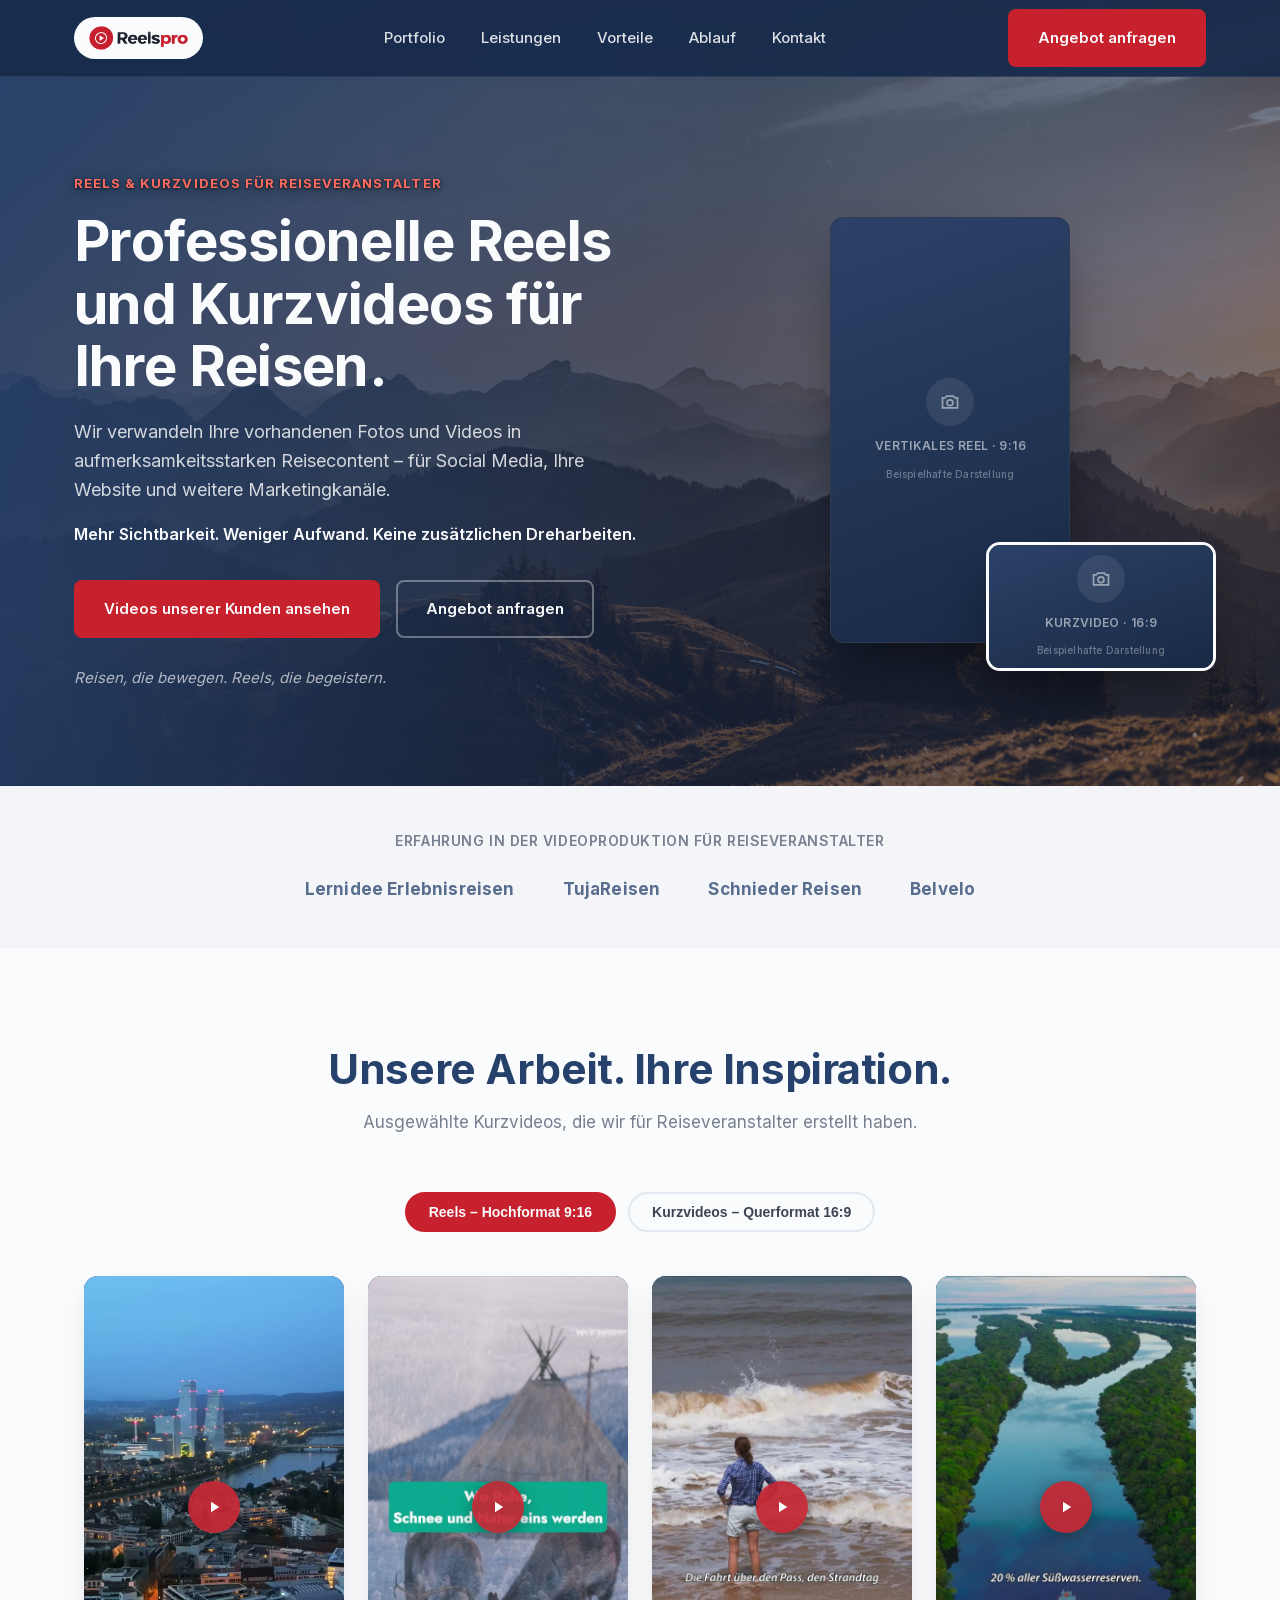
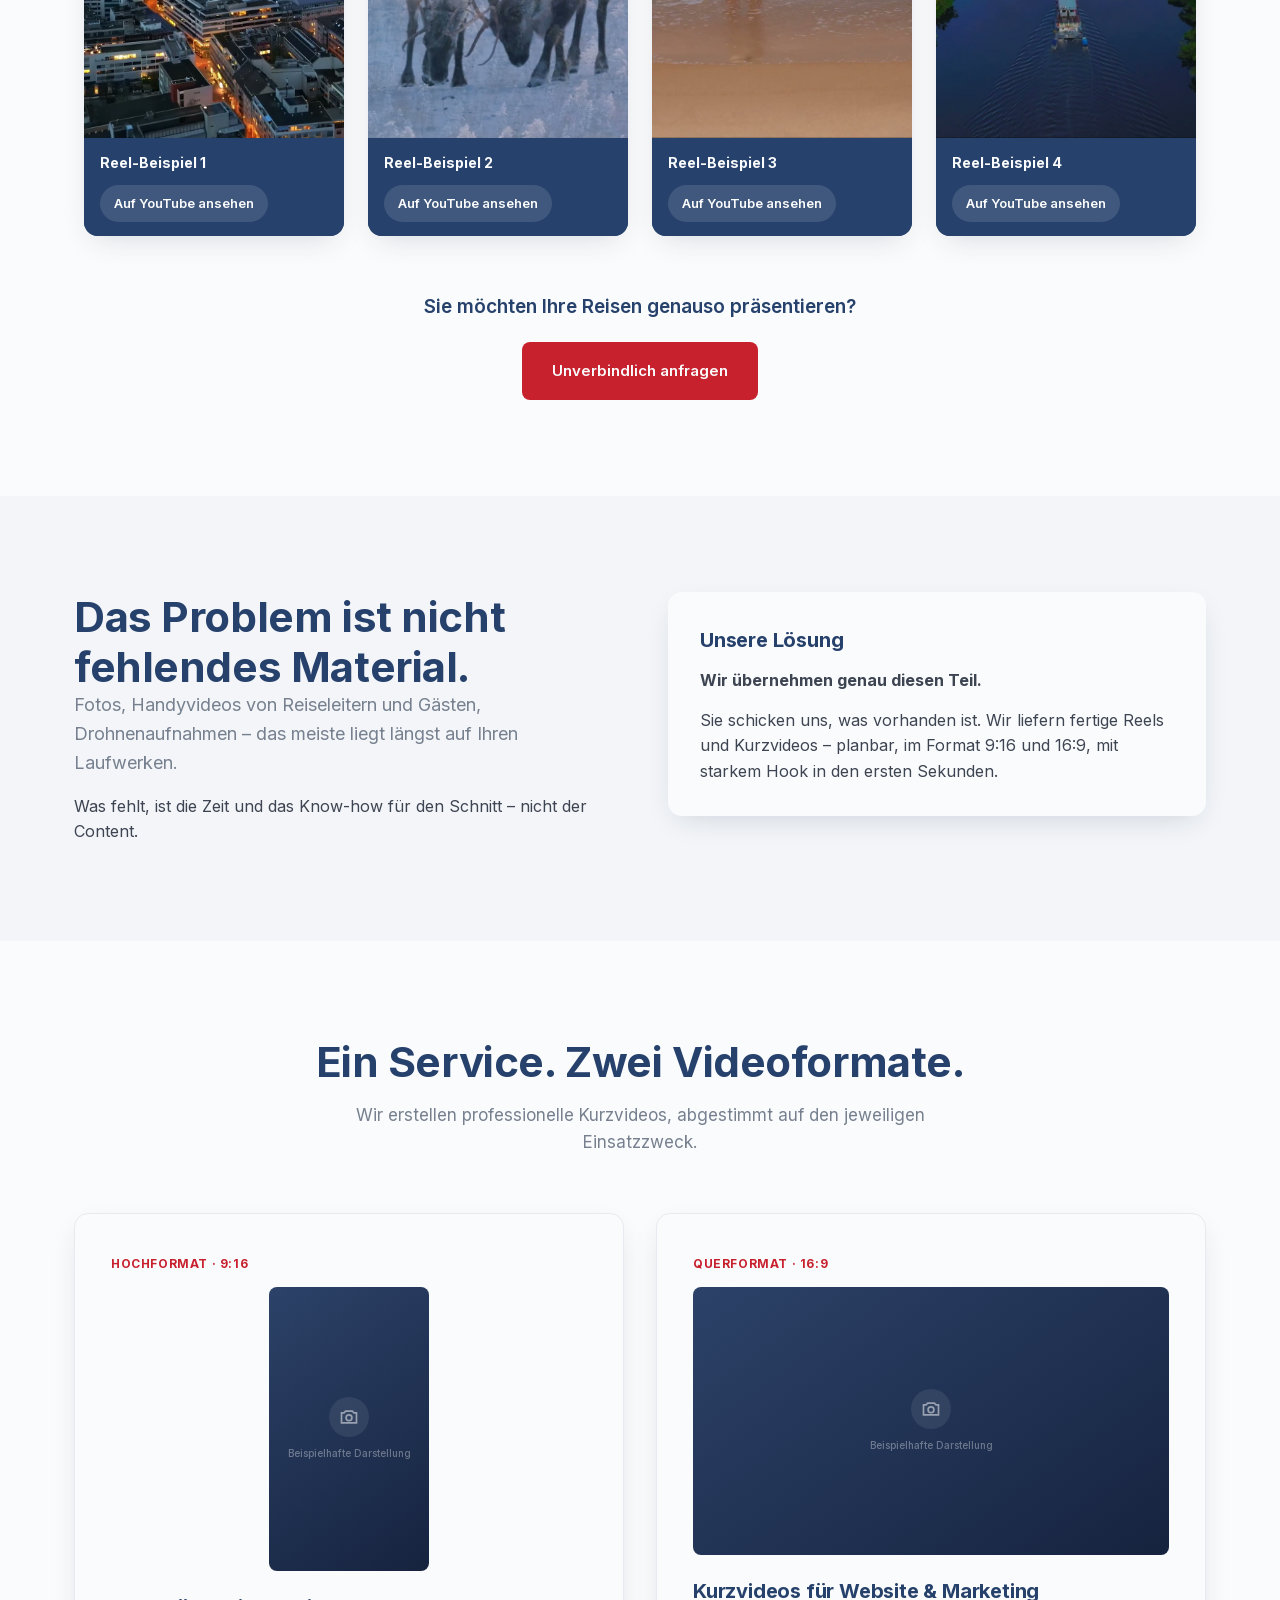
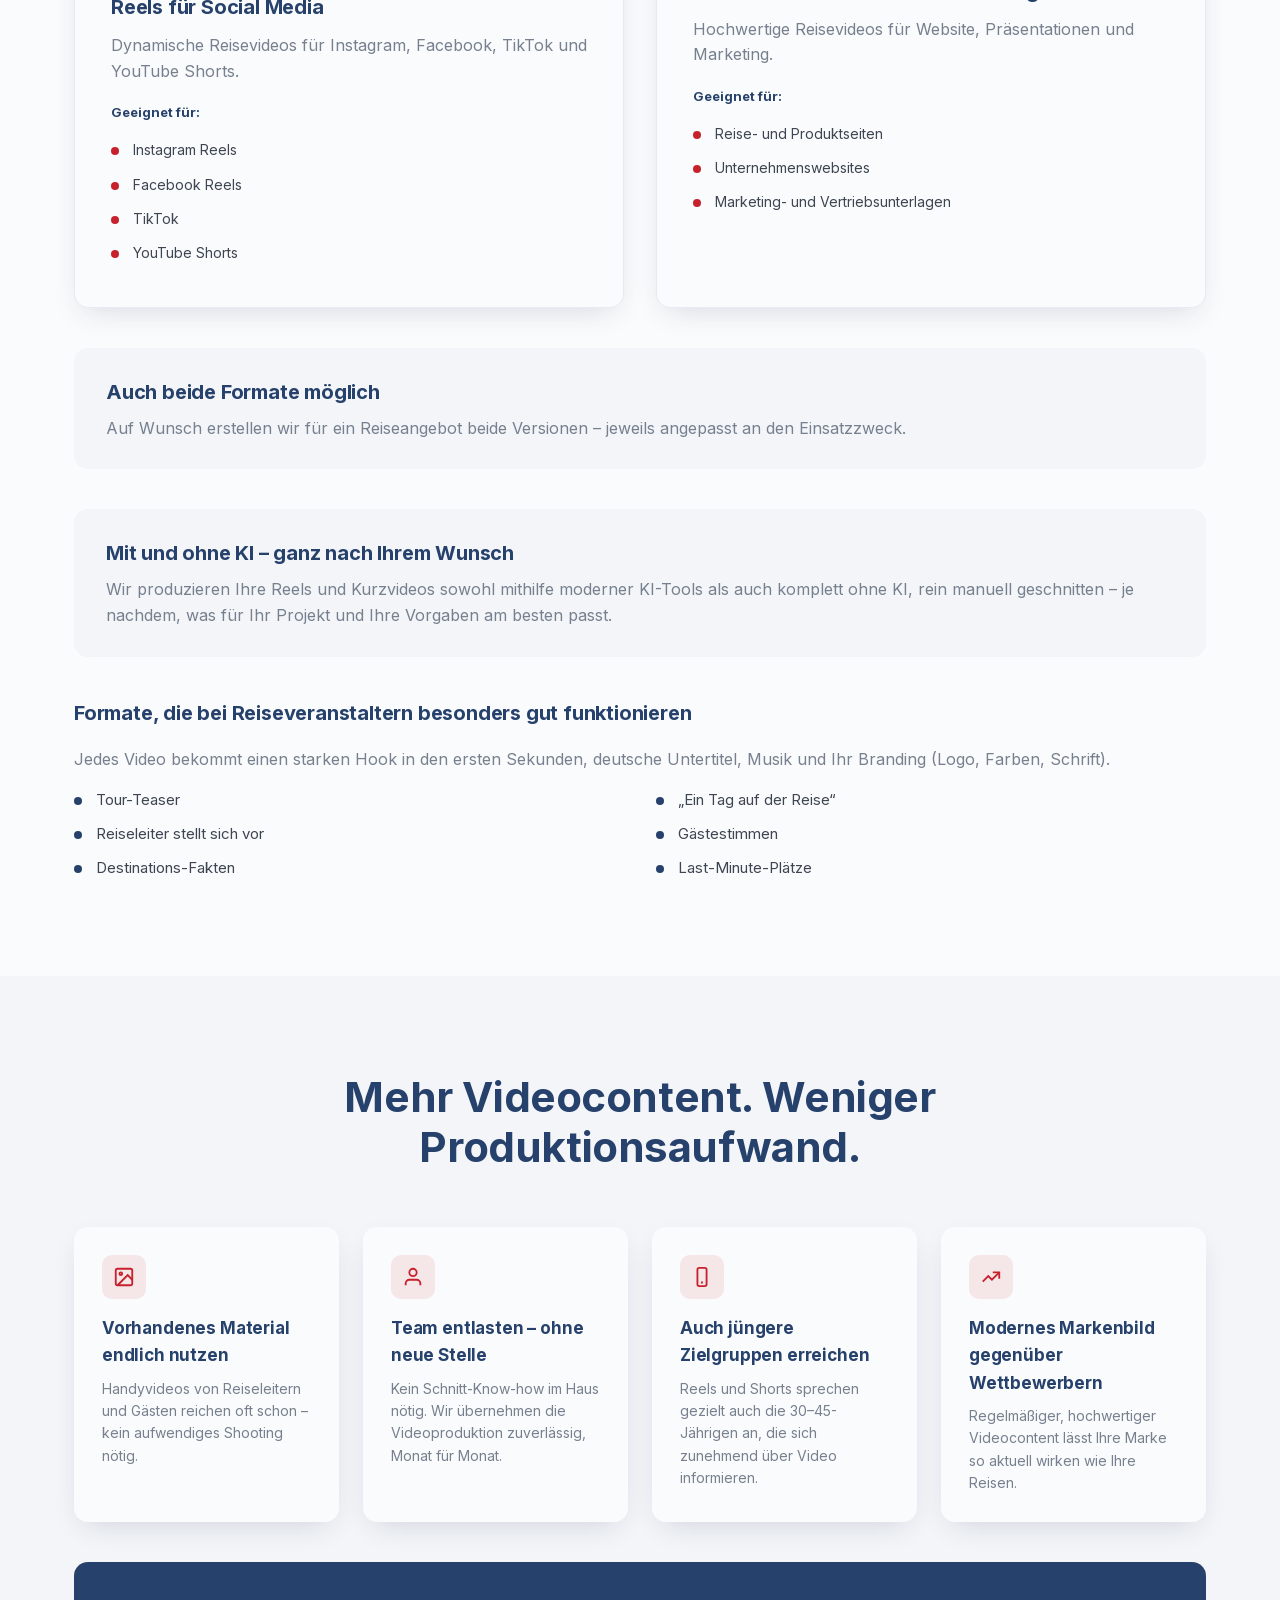
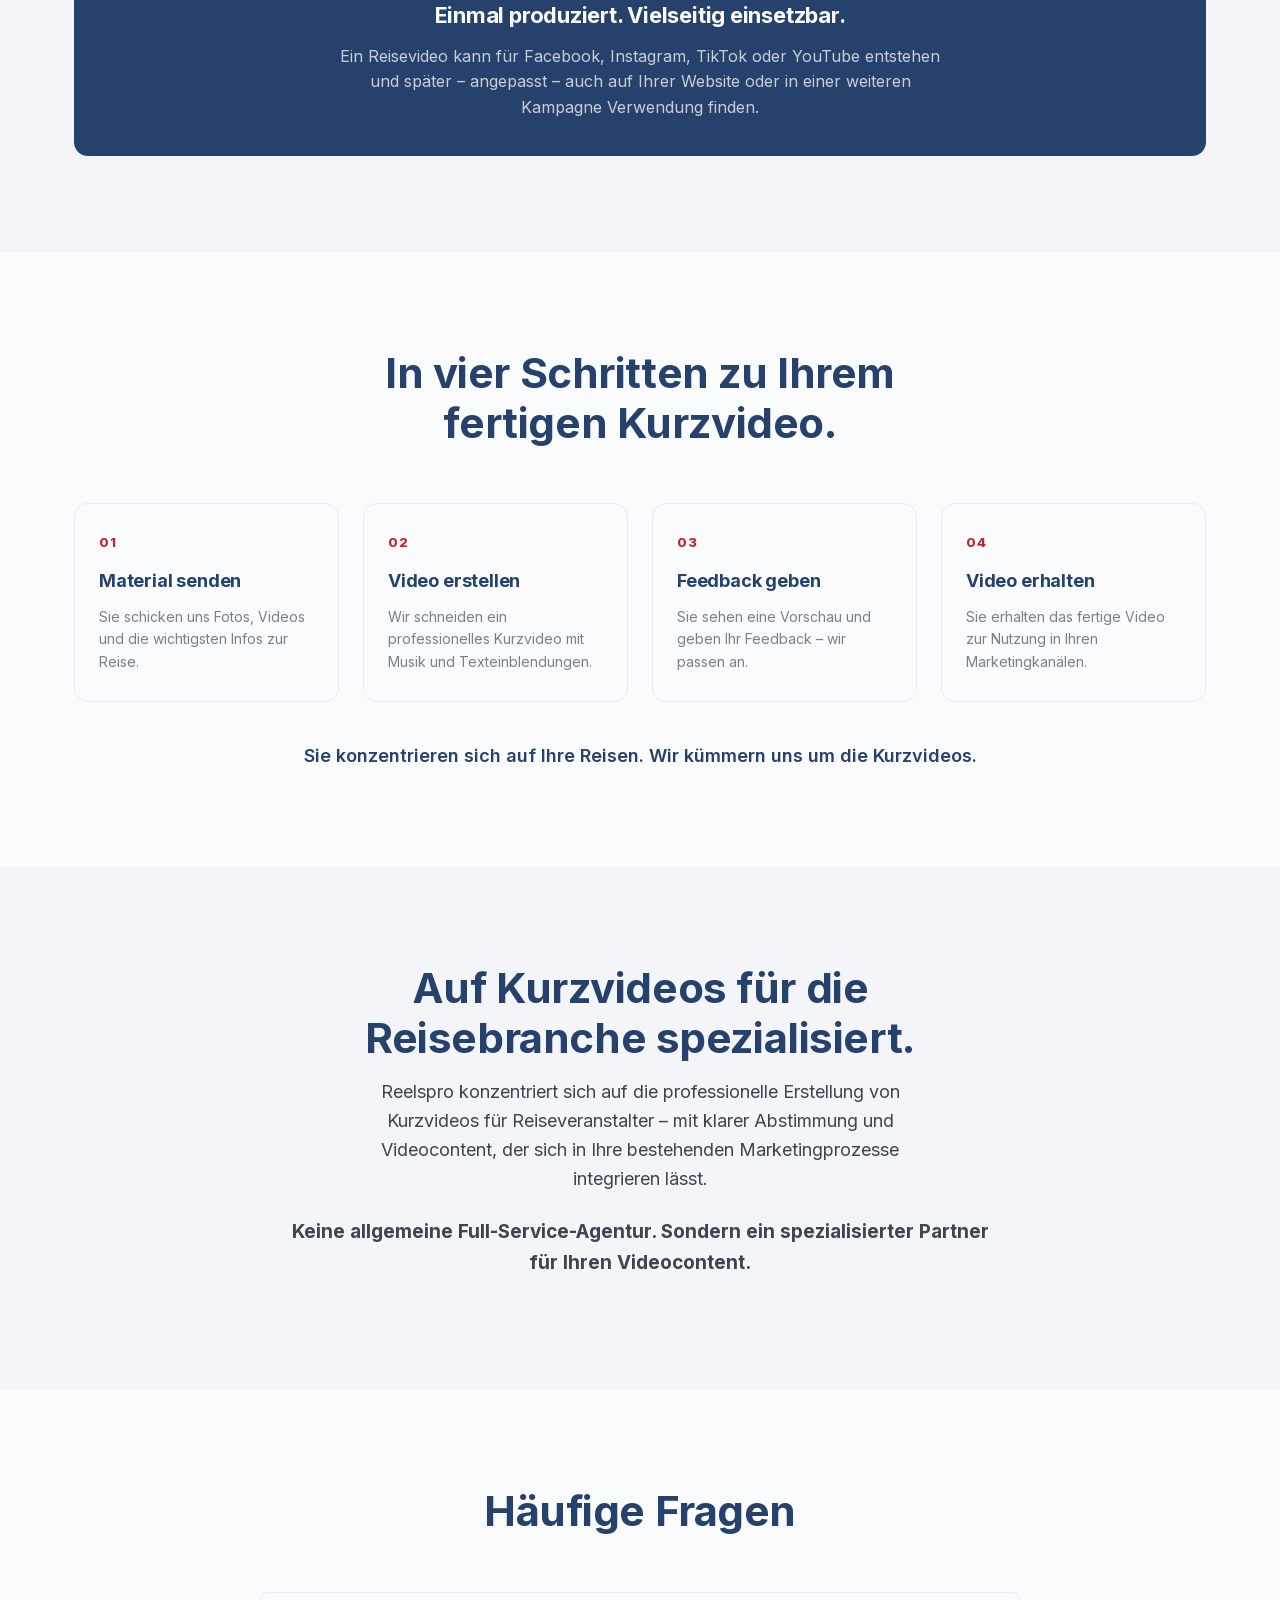
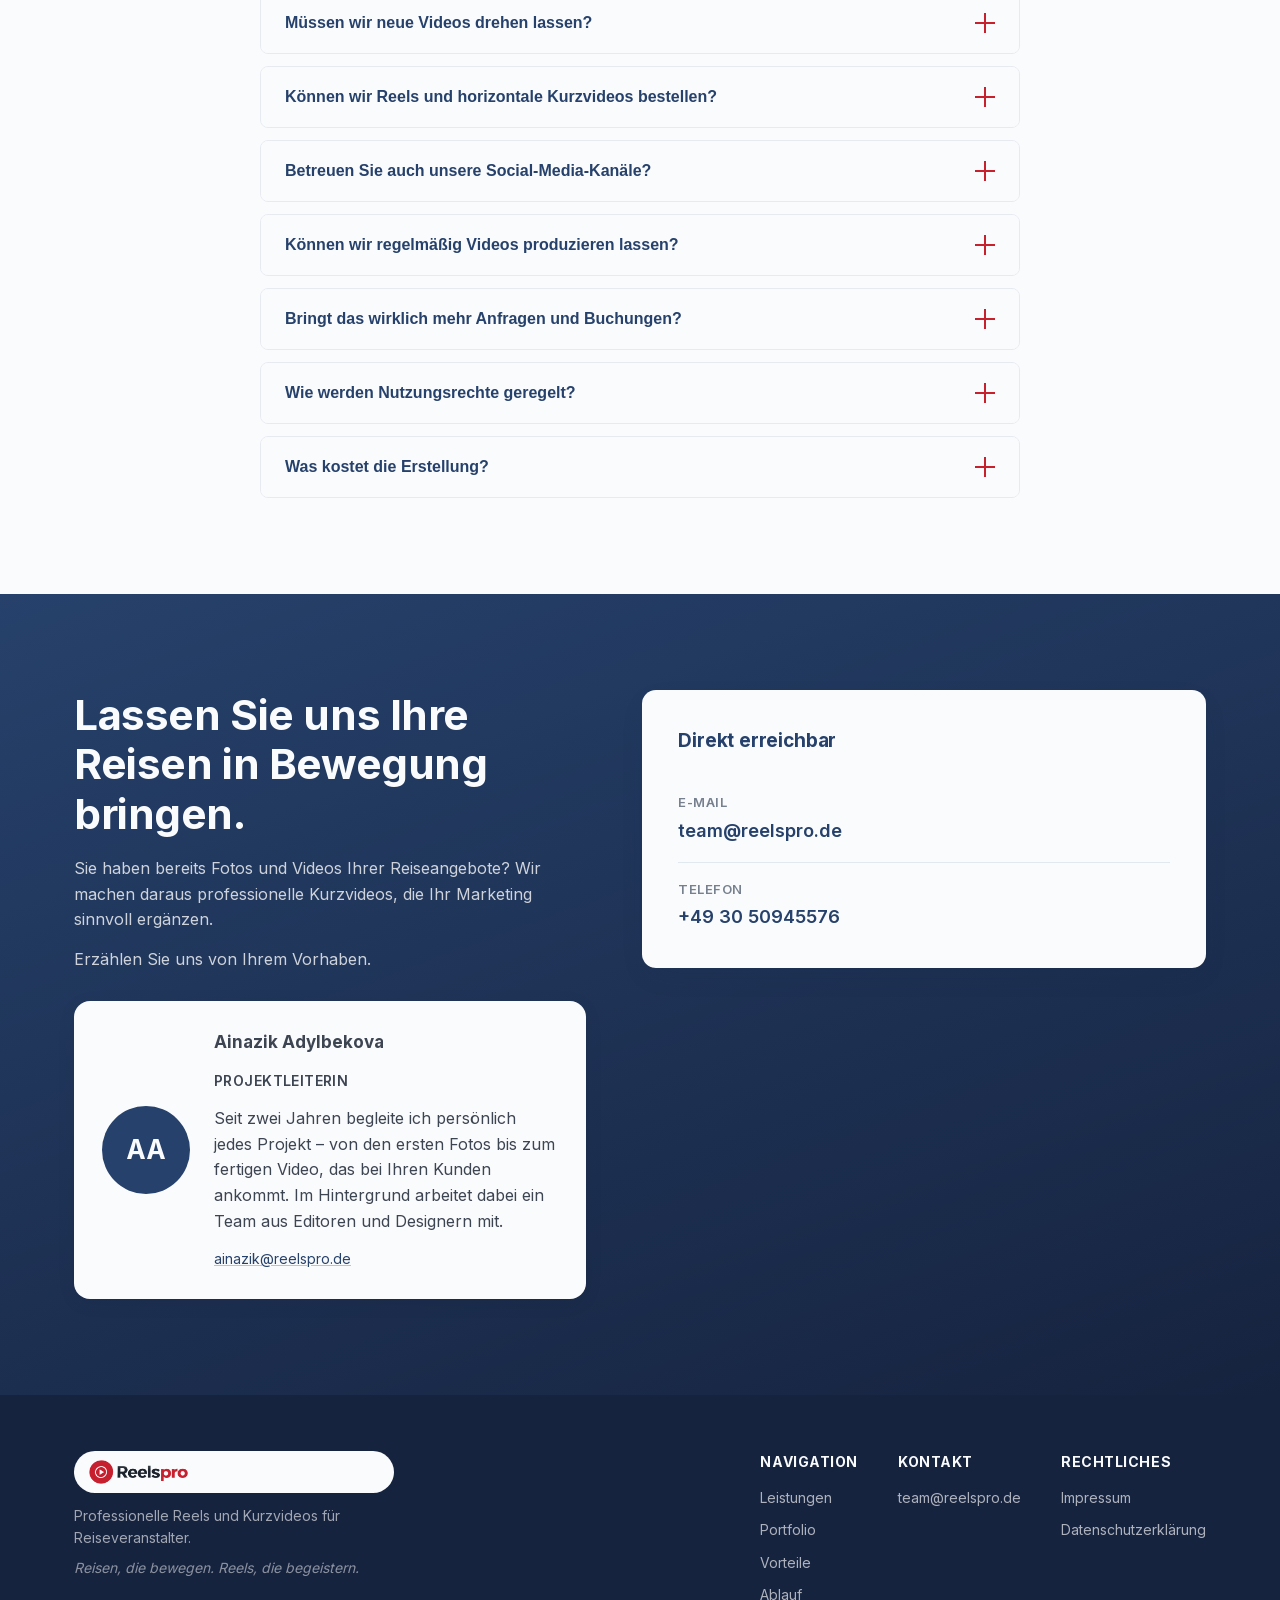
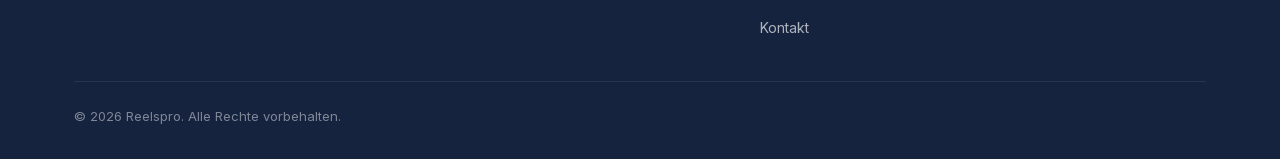
<file: index.html>
<!DOCTYPE html>
<html lang="de">
<head>
<meta charset="UTF-8">
<meta name="viewport" content="width=device-width, initial-scale=1.0">
<title>Reelspro | Reels und Kurzvideos für Reiseveranstalter</title>
<meta name="description" content="Professionelle Reels und Kurzvideos für Reiseveranstalter. Wir verwandeln vorhandene Fotos und Videos in Videocontent für Social Media und Websites.">
<meta name="theme-color" content="#16233f">

<!-- Open Graph -->
<meta property="og:type" content="website">
<meta property="og:site_name" content="Reelspro">
<meta property="og:title" content="Reelspro | Reels und Kurzvideos für Reiseveranstalter">
<meta property="og:description" content="Professionelle Reels und Kurzvideos für Reiseveranstalter. Wir verwandeln vorhandene Fotos und Videos in Videocontent für Social Media und Websites.">
<meta property="og:image" content="assets/logo.png">
<meta property="og:locale" content="de_DE">

<!-- Twitter Card -->
<meta name="twitter:card" content="summary_large_image">
<meta name="twitter:title" content="Reelspro | Reels und Kurzvideos für Reiseveranstalter">
<meta name="twitter:description" content="Professionelle Reels und Kurzvideos für Reiseveranstalter.">
<meta name="twitter:image" content="assets/logo.png">

<link rel="stylesheet" href="styles.css">
<link rel="icon" type="image/png" href="assets/favicon.png">

<!-- Structured data for search engines -->
<script type="application/ld+json">
{
  "@context": "https://schema.org",
  "@type": "ProfessionalService",
  "name": "Reelspro",
  "description": "Professionelle Reels und Kurzvideos für Reiseveranstalter.",
  "slogan": "Reisen, die bewegen. Reels, die begeistern.",
  "areaServed": "DE",
  "serviceType": ["Videoproduktion", "Social-Media-Reels", "Kurzvideo-Produktion"]
}
</script>
</head>
<body>

<a href="#hero" class="skip-link">Zum Inhalt springen</a>

<!-- =========================================================
     HEADER / NAVIGATION
========================================================= -->
<header class="site-header">
  <div class="container">
    <a href="#hero" class="logo">
      <img src="assets/logo.png" alt="Reelspro" class="logo-img">
    </a>

    <nav class="main-nav">
      <a href="#portfolio">Portfolio</a>
      <a href="#leistungen">Leistungen</a>
      <a href="#vorteile">Vorteile</a>
      <a href="#ablauf">Ablauf</a>
      <a href="#kontakt">Kontakt</a>
    </nav>

    <div class="header-cta">
      <a href="#kontakt" class="btn btn-primary">Angebot anfragen</a>
      <button class="nav-toggle" id="navToggle" aria-label="Menü öffnen" aria-expanded="false" aria-controls="mobileNav">
        <span></span><span></span><span></span>
      </button>
    </div>
  </div>

  <nav class="mobile-nav" id="mobileNav" aria-label="Mobile Navigation">
    <a href="#portfolio">Portfolio</a>
    <a href="#leistungen">Leistungen</a>
    <a href="#vorteile">Vorteile</a>
    <a href="#ablauf">Ablauf</a>
    <a href="#kontakt">Kontakt</a>
    <a href="#kontakt" class="btn btn-primary">Angebot anfragen</a>
  </nav>
</header>

<main>

<!-- =========================================================
     SECTION 01 — HERO
========================================================= -->
<section class="hero" id="hero">
  <div class="container">
    <div class="hero-copy">
      <span class="eyebrow">Reels &amp; Kurzvideos für Reiseveranstalter</span>
      <h1>Professionelle Reels und Kurzvideos für Ihre Reisen.</h1>
      <p class="lede">Wir verwandeln Ihre vorhandenen Fotos und Videos in aufmerksamkeitsstarken Reisecontent – für Social Media, Ihre Website und weitere Marketingkanäle.</p>
      <p class="hero-highlight">Mehr Sichtbarkeit. Weniger Aufwand. Keine zusätzlichen Dreharbeiten.</p>

      <div class="hero-actions">
        <a href="#portfolio" class="btn btn-primary" data-track="cta_arbeiten_ansehen">Videos unserer Kunden ansehen</a>
        <a href="#kontakt" class="btn btn-secondary" data-track="cta_angebot_anfragen">Angebot anfragen</a>
      </div>

      <p class="hero-claim">Reisen, die bewegen. Reels, die begeistern.</p>
    </div>

    <div class="hero-visual">
      <div class="video-card vertical">
        <div class="video-placeholder">
          <span class="mockup-icon"><svg viewBox="0 0 24 24" fill="none" stroke="currentColor" stroke-width="2"><path d="M3 7h3l2-2h8l2 2h3v12H3z"/><circle cx="12" cy="13" r="3.5"/></svg></span>
          <span>Vertikales Reel · 9:16</span>
          <span class="mockup-note">Beispielhafte Darstellung</span>
        </div>
      </div>
      <div class="video-card horizontal">
        <div class="video-placeholder">
          <span class="mockup-icon"><svg viewBox="0 0 24 24" fill="none" stroke="currentColor" stroke-width="2"><path d="M3 7h3l2-2h8l2 2h3v12H3z"/><circle cx="12" cy="13" r="3.5"/></svg></span>
          <span>Kurzvideo · 16:9</span>
          <span class="mockup-note">Beispielhafte Darstellung</span>
        </div>
      </div>
    </div>
  </div>
</section>

<!-- Reference bar -->
<section class="reference-bar">
  <div class="container">
    <p>Erfahrung in der Videoproduktion für Reiseveranstalter</p>
    <div class="reference-logos">
      <span class="ref-logo">Lernidee Erlebnisreisen</span>
      <span class="ref-logo">TujaReisen</span>
      <span class="ref-logo">Schnieder Reisen</span>
      <span class="ref-logo">Belvelo</span>
    </div>
  </div>
</section>

<!-- =========================================================
     SECTION 02 — PORTFOLIO
========================================================= -->
<section class="portfolio" id="portfolio">
  <div class="container">
    <div class="section-head reveal">
      <h2>Unsere Arbeit. Ihre Inspiration.</h2>
      <p>Ausgewählte Kurzvideos, die wir für Reiseveranstalter erstellt haben.</p>
    </div>

    <div class="portfolio-tabs">
      <button class="tab-btn active" data-tab="vertical">Reels – Hochformat 9:16</button>
      <button class="tab-btn" data-tab="horizontal">Kurzvideos – Querformat 16:9</button>
    </div>

    <div class="portfolio-grid vertical-grid reveal-stagger" id="verticalGrid">
      <div class="portfolio-item item-vertical">
        <a class="thumb" href="https://www.youtube.com/shorts/Ox30fy8WDK4" target="_blank" rel="noopener" data-track="portfolio_video_click" aria-label="Reel-Beispiel 1 auf YouTube ansehen">
          <img src="assets/thumbnails/reel-1.jpg" alt="Thumbnail: Reel-Beispiel 1" loading="lazy">
          <span class="play"><svg viewBox="0 0 24 24" fill="currentColor"><path d="M8 5v14l11-7z"/></svg></span>
        </a>
        <div class="meta">
          <div class="title">Reel-Beispiel 1</div>
          <a class="yt-link" href="https://www.youtube.com/shorts/Ox30fy8WDK4" target="_blank" rel="noopener" data-track="portfolio_youtube_link">Auf YouTube ansehen</a>
        </div>
      </div>
      <div class="portfolio-item item-vertical">
        <a class="thumb" href="https://www.youtube.com/shorts/94s4f_2dSFU" target="_blank" rel="noopener" data-track="portfolio_video_click" aria-label="Reel-Beispiel 2 auf YouTube ansehen">
          <img src="assets/thumbnails/reel-2.jpg" alt="Thumbnail: Reel-Beispiel 2" loading="lazy">
          <span class="play"><svg viewBox="0 0 24 24" fill="currentColor"><path d="M8 5v14l11-7z"/></svg></span>
        </a>
        <div class="meta">
          <div class="title">Reel-Beispiel 2</div>
          <a class="yt-link" href="https://www.youtube.com/shorts/94s4f_2dSFU" target="_blank" rel="noopener" data-track="portfolio_youtube_link">Auf YouTube ansehen</a>
        </div>
      </div>
      <div class="portfolio-item item-vertical">
        <a class="thumb" href="https://www.youtube.com/shorts/XAmX4eb44VU" target="_blank" rel="noopener" data-track="portfolio_video_click" aria-label="Reel-Beispiel 3 auf YouTube ansehen">
          <img src="assets/thumbnails/reel-3.jpg" alt="Thumbnail: Reel-Beispiel 3" loading="lazy">
          <span class="play"><svg viewBox="0 0 24 24" fill="currentColor"><path d="M8 5v14l11-7z"/></svg></span>
        </a>
        <div class="meta">
          <div class="title">Reel-Beispiel 3</div>
          <a class="yt-link" href="https://www.youtube.com/shorts/XAmX4eb44VU" target="_blank" rel="noopener" data-track="portfolio_youtube_link">Auf YouTube ansehen</a>
        </div>
      </div>
      <div class="portfolio-item item-vertical">
        <a class="thumb" href="https://www.youtube.com/shorts/mXcJYOZaO20" target="_blank" rel="noopener" data-track="portfolio_video_click" aria-label="Reel-Beispiel 4 auf YouTube ansehen">
          <img src="assets/thumbnails/reel-4.jpg" alt="Thumbnail: Reel-Beispiel 4" loading="lazy">
          <span class="play"><svg viewBox="0 0 24 24" fill="currentColor"><path d="M8 5v14l11-7z"/></svg></span>
        </a>
        <div class="meta">
          <div class="title">Reel-Beispiel 4</div>
          <a class="yt-link" href="https://www.youtube.com/shorts/mXcJYOZaO20" target="_blank" rel="noopener" data-track="portfolio_youtube_link">Auf YouTube ansehen</a>
        </div>
      </div>
    </div>

    <div class="portfolio-grid horizontal-grid" id="horizontalGrid" hidden>
      <div class="portfolio-item item-horizontal">
        <a class="thumb" href="https://www.youtube.com/watch?v=FlbTDdZGn70" target="_blank" rel="noopener" data-track="portfolio_video_click" aria-label="Kurzvideo-Beispiel 1 auf YouTube ansehen">
          <img src="assets/thumbnails/kurzvideo-1.jpg" alt="Thumbnail: Kurzvideo-Beispiel 1" loading="lazy">
          <span class="play"><svg viewBox="0 0 24 24" fill="currentColor"><path d="M8 5v14l11-7z"/></svg></span>
        </a>
        <div class="meta">
          <div class="title">Kurzvideo-Beispiel 1</div>
          <a class="yt-link" href="https://www.youtube.com/watch?v=FlbTDdZGn70" target="_blank" rel="noopener" data-track="portfolio_youtube_link">Auf YouTube ansehen</a>
        </div>
      </div>
      <div class="portfolio-item item-horizontal">
        <a class="thumb" href="https://www.youtube.com/watch?v=XdYZ-d1kfNk" target="_blank" rel="noopener" data-track="portfolio_video_click" aria-label="Kurzvideo-Beispiel 2 auf YouTube ansehen">
          <img src="assets/thumbnails/kurzvideo-2.jpg" alt="Thumbnail: Kurzvideo-Beispiel 2" loading="lazy">
          <span class="play"><svg viewBox="0 0 24 24" fill="currentColor"><path d="M8 5v14l11-7z"/></svg></span>
        </a>
        <div class="meta">
          <div class="title">Kurzvideo-Beispiel 2</div>
          <a class="yt-link" href="https://www.youtube.com/watch?v=XdYZ-d1kfNk" target="_blank" rel="noopener" data-track="portfolio_youtube_link">Auf YouTube ansehen</a>
        </div>
      </div>
    </div>

    <div class="portfolio-cta">
      <p>Sie möchten Ihre Reisen genauso präsentieren?</p>
      <a href="#kontakt" class="btn btn-primary" data-track="cta_unverbindlich_anfragen">Unverbindlich anfragen</a>
    </div>
  </div>
</section>

<!-- =========================================================
     SECTION 03 — WARUM KURZVIDEOS?
========================================================= -->
<section class="problem-solution" id="warum">
  <div class="container">
    <div>
      <h2>Das Problem ist nicht fehlendes Material.</h2>
      <p class="lede">Fotos, Handyvideos von Reiseleitern und Gästen, Drohnenaufnahmen – das meiste liegt längst auf Ihren Laufwerken.</p>
      <p>Was fehlt, ist die Zeit und das Know-how für den Schnitt – nicht der Content.</p>
    </div>
    <div class="solution-box reveal">
      <h3>Unsere Lösung</h3>
      <p><strong>Wir übernehmen genau diesen Teil.</strong></p>
      <p>Sie schicken uns, was vorhanden ist. Wir liefern fertige Reels und Kurzvideos – planbar, im Format 9:16 und 16:9, mit starkem Hook in den ersten Sekunden.</p>
    </div>
  </div>
</section>

<!-- =========================================================
     SECTION 04 — UNSERE LEISTUNGEN
========================================================= -->
<section id="leistungen">
  <div class="container">
    <div class="section-head reveal">
      <h2>Ein Service. Zwei Videoformate.</h2>
      <p>Wir erstellen professionelle Kurzvideos, abgestimmt auf den jeweiligen Einsatzzweck.</p>
    </div>

    <div class="services-grid reveal-stagger">
      <div class="service-card">
        <span class="format-tag">Hochformat · 9:16</span>
        <div class="service-preview ratio-9-16">
          <span class="mockup-icon"><svg viewBox="0 0 24 24" fill="none" stroke="currentColor" stroke-width="2" width="20" height="20"><path d="M3 7h3l2-2h8l2 2h3v12H3z"/><circle cx="12" cy="13" r="3.5"/></svg></span>
          <span class="mockup-note">Beispielhafte Darstellung</span>
        </div>
        <h3>Reels für Social Media</h3>
        <p>Dynamische Reisevideos für Instagram, Facebook, TikTok und YouTube Shorts.</p>
        <div class="tag-list-label">Geeignet für:</div>
        <ul>
          <li>Instagram Reels</li>
          <li>Facebook Reels</li>
          <li>TikTok</li>
          <li>YouTube Shorts</li>
        </ul>
      </div>

      <div class="service-card">
        <span class="format-tag">Querformat · 16:9</span>
        <div class="service-preview ratio-16-9">
          <span class="mockup-icon"><svg viewBox="0 0 24 24" fill="none" stroke="currentColor" stroke-width="2" width="20" height="20"><path d="M3 7h3l2-2h8l2 2h3v12H3z"/><circle cx="12" cy="13" r="3.5"/></svg></span>
          <span class="mockup-note">Beispielhafte Darstellung</span>
        </div>
        <h3>Kurzvideos für Website &amp; Marketing</h3>
        <p>Hochwertige Reisevideos für Website, Präsentationen und Marketing.</p>
        <div class="tag-list-label">Geeignet für:</div>
        <ul>
          <li>Reise- und Produktseiten</li>
          <li>Unternehmenswebsites</li>
          <li>Marketing- und Vertriebsunterlagen</li>
        </ul>
      </div>
    </div>

    <div class="services-note">
      <h3>Auch beide Formate möglich</h3>
      <p>Auf Wunsch erstellen wir für ein Reiseangebot beide Versionen – jeweils angepasst an den Einsatzzweck.</p>
    </div>

    <div class="services-note">
      <h3>Mit und ohne KI – ganz nach Ihrem Wunsch</h3>
      <p>Wir produzieren Ihre Reels und Kurzvideos sowohl mithilfe moderner KI-Tools als auch komplett ohne KI, rein manuell geschnitten – je nachdem, was für Ihr Projekt und Ihre Vorgaben am besten passt.</p>
    </div>

    <div class="services-scope">
      <h3>Formate, die bei Reiseveranstaltern besonders gut funktionieren</h3>
      <p style="margin-bottom:16px;color:var(--text-secondary);">Jedes Video bekommt einen starken Hook in den ersten Sekunden, deutsche Untertitel, Musik und Ihr Branding (Logo, Farben, Schrift).</p>
      <ul>
        <li>Tour-Teaser</li>
        <li>„Ein Tag auf der Reise“</li>
        <li>Reiseleiter stellt sich vor</li>
        <li>Gästestimmen</li>
        <li>Destinations-Fakten</li>
        <li>Last-Minute-Plätze</li>
      </ul>
    </div>
  </div>
</section>

<!-- =========================================================
     SECTION 05 — IHRE VORTEILE
========================================================= -->
<section class="benefits" id="vorteile">
  <div class="container">
    <div class="section-head reveal">
      <h2>Mehr Videocontent. Weniger Produktionsaufwand.</h2>
    </div>

    <div class="benefits-grid reveal-stagger">
      <div class="benefit-card">
        <div class="icon"><svg width="22" height="22" viewBox="0 0 24 24" fill="none" stroke="currentColor" stroke-width="2"><rect x="3" y="3" width="18" height="18" rx="2"/><circle cx="8.5" cy="8.5" r="1.5"/><path d="M21 15l-5-5L5 21"/></svg></div>
        <h3>Vorhandenes Material endlich nutzen</h3>
        <p>Handyvideos von Reiseleitern und Gästen reichen oft schon – kein aufwendiges Shooting nötig.</p>
      </div>
      <div class="benefit-card">
        <div class="icon"><svg width="22" height="22" viewBox="0 0 24 24" fill="none" stroke="currentColor" stroke-width="2"><path d="M20 21v-2a4 4 0 00-4-4H8a4 4 0 00-4 4v2"/><circle cx="12" cy="7" r="4"/></svg></div>
        <h3>Team entlasten – ohne neue Stelle</h3>
        <p>Kein Schnitt-Know-how im Haus nötig. Wir übernehmen die Videoproduktion zuverlässig, Monat für Monat.</p>
      </div>
      <div class="benefit-card">
        <div class="icon"><svg width="22" height="22" viewBox="0 0 24 24" fill="none" stroke="currentColor" stroke-width="2"><rect x="7" y="2" width="10" height="20" rx="2"/><line x1="11" y1="18" x2="13" y2="18"/></svg></div>
        <h3>Auch jüngere Zielgruppen erreichen</h3>
        <p>Reels und Shorts sprechen gezielt auch die 30–45-Jährigen an, die sich zunehmend über Video informieren.</p>
      </div>
      <div class="benefit-card">
        <div class="icon"><svg width="22" height="22" viewBox="0 0 24 24" fill="none" stroke="currentColor" stroke-width="2"><polyline points="3 17 9 11 13 15 21 7"/><polyline points="14 7 21 7 21 14"/></svg></div>
        <h3>Modernes Markenbild gegenüber Wettbewerbern</h3>
        <p>Regelmäßiger, hochwertiger Videocontent lässt Ihre Marke so aktuell wirken wie Ihre Reisen.</p>
      </div>
    </div>

    <div class="benefit-highlight">
      <h3>Einmal produziert. Vielseitig einsetzbar.</h3>
      <p>Ein Reisevideo kann für Facebook, Instagram, TikTok oder YouTube entstehen und später – angepasst – auch auf Ihrer Website oder in einer weiteren Kampagne Verwendung finden.</p>
    </div>
  </div>
</section>

<!-- =========================================================
     SECTION 06 — SO FUNKTIONIERT'S
========================================================= -->
<section id="ablauf">
  <div class="container">
    <div class="section-head reveal">
      <h2>In vier Schritten zu Ihrem fertigen Kurzvideo.</h2>
    </div>

    <div class="process-grid reveal-stagger">
      <div class="process-step">
        <div class="num">01</div>
        <h3>Material senden</h3>
        <p>Sie schicken uns Fotos, Videos und die wichtigsten Infos zur Reise.</p>
      </div>
      <div class="process-step">
        <div class="num">02</div>
        <h3>Video erstellen</h3>
        <p>Wir schneiden ein professionelles Kurzvideo mit Musik und Texteinblendungen.</p>
      </div>
      <div class="process-step">
        <div class="num">03</div>
        <h3>Feedback geben</h3>
        <p>Sie sehen eine Vorschau und geben Ihr Feedback – wir passen an.</p>
      </div>
      <div class="process-step">
        <div class="num">04</div>
        <h3>Video erhalten</h3>
        <p>Sie erhalten das fertige Video zur Nutzung in Ihren Marketingkanälen.</p>
      </div>
    </div>

    <p class="process-footer">Sie konzentrieren sich auf Ihre Reisen. Wir kümmern uns um die Kurzvideos.</p>
  </div>
</section>

<!-- =========================================================
     SECTION 07 — ÜBER REELSPRO
========================================================= -->
<section class="about" id="ueber-uns">
  <div class="container">
    <h2>Auf Kurzvideos für die Reisebranche spezialisiert.</h2>
    <p class="lede" style="margin:16px auto;">Reelspro konzentriert sich auf die professionelle Erstellung von Kurzvideos für Reiseveranstalter – mit klarer Abstimmung und Videocontent, der sich in Ihre bestehenden Marketingprozesse integrieren lässt.</p>
    <p class="about-statement">Keine allgemeine Full-Service-Agentur. Sondern ein spezialisierter Partner für Ihren Videocontent.</p>
  </div>
</section>

<!-- =========================================================
     SECTION 08 — HÄUFIGE FRAGEN
========================================================= -->
<section id="faq">
  <div class="container">
    <div class="section-head reveal">
      <h2>Häufige Fragen</h2>
    </div>

    <div class="faq-list reveal-stagger">
      <div class="faq-item">
        <button class="faq-question" aria-expanded="false" aria-controls="faq-answer-1" id="faq-question-1">Müssen wir neue Videos drehen lassen?<span class="icon"></span></button>
        <div class="faq-answer" id="faq-answer-1" role="region" aria-labelledby="faq-question-1"><p>Nein. Handyvideos von Reiseleitern und Gästen reichen in der Regel aus. Auf Wunsch geben wir Ihnen eine kurze Anleitung, wie vor Ort noch besser gefilmt werden kann.</p></div>
      </div>
      <div class="faq-item">
        <button class="faq-question" aria-expanded="false" aria-controls="faq-answer-2" id="faq-question-2">Können wir Reels und horizontale Kurzvideos bestellen?<span class="icon"></span></button>
        <div class="faq-answer" id="faq-answer-2" role="region" aria-labelledby="faq-question-2"><p>Ja. Wir produzieren vertikale Reels im Format 9:16 und horizontale Kurzvideos im Format 16:9. Auch beide Versionen für ein Reiseangebot sind möglich.</p></div>
      </div>
      <div class="faq-item">
        <button class="faq-question" aria-expanded="false" aria-controls="faq-answer-3" id="faq-question-3">Betreuen Sie auch unsere Social-Media-Kanäle?<span class="icon"></span></button>
        <div class="faq-answer" id="faq-answer-3" role="region" aria-labelledby="faq-question-3"><p>Nein. Wir konzentrieren uns auf die Erstellung der Videos. Die Veröffentlichung erfolgt durch Ihr Unternehmen oder Ihre bestehende Marketingagentur.</p></div>
      </div>
      <div class="faq-item">
        <button class="faq-question" aria-expanded="false" aria-controls="faq-answer-4" id="faq-question-4">Können wir regelmäßig Videos produzieren lassen?<span class="icon"></span></button>
        <div class="faq-answer" id="faq-answer-4" role="region" aria-labelledby="faq-question-4"><p>Ja. Neben Einzelaufträgen ist auch eine kontinuierliche Zusammenarbeit mit planbarem monatlichem Output möglich – zum Beispiel feste Formate wie Tour-Teaser oder Gästestimmen im Rhythmus Ihrer Saison.</p></div>
      </div>
      <div class="faq-item">
        <button class="faq-question" aria-expanded="false" aria-controls="faq-answer-5" id="faq-question-5">Bringt das wirklich mehr Anfragen und Buchungen?<span class="icon"></span></button>
        <div class="faq-answer" id="faq-answer-5" role="region" aria-labelledby="faq-question-5"><p>Regelmäßiger Reisecontent auf Reels und Shorts erhöht nachweislich Reichweite und Profilaufrufe – und damit die Zahl der Menschen, die auf Ihr Angebot aufmerksam werden. Auf Wunsch werten wir gemeinsam klare Kennzahlen aus: Reichweite, Profilaufrufe, Klicks und Anfragen.</p></div>
      </div>
      <div class="faq-item">
        <button class="faq-question" aria-expanded="false" aria-controls="faq-answer-6" id="faq-question-6">Wie werden Nutzungsrechte geregelt?<span class="icon"></span></button>
        <div class="faq-answer" id="faq-answer-6" role="region" aria-labelledby="faq-question-6"><p>Der vereinbarte Einsatz der fertigen Videos wird im Rahmen des Auftrags festgelegt. Für bereitgestelltes Material und ergänzende Musik- oder Stockinhalte müssen die jeweils erforderlichen Rechte vorliegen.</p></div>
      </div>
      <div class="faq-item">
        <button class="faq-question" aria-expanded="false" aria-controls="faq-answer-7" id="faq-question-7">Was kostet die Erstellung?<span class="icon"></span></button>
        <div class="faq-answer" id="faq-answer-7" role="region" aria-labelledby="faq-question-7"><p>Der Preis richtet sich nach Format, Umfang und Anforderungen des Projekts. Gerne erstellen wir Ihnen ein individuelles Angebot.</p></div>
      </div>
    </div>
  </div>
</section>

<!-- =========================================================
     SECTION 09 — KONTAKT
========================================================= -->
<section class="contact" id="kontakt">
  <div class="container">
    <div class="contact-copy">
      <h2>Lassen Sie uns Ihre Reisen in Bewegung bringen.</h2>
      <p>Sie haben bereits Fotos und Videos Ihrer Reiseangebote? Wir machen daraus professionelle Kurzvideos, die Ihr Marketing sinnvoll ergänzen.</p>
      <p>Erzählen Sie uns von Ihrem Vorhaben.</p>

      <div class="about-person reveal">
        <div class="about-person-photo">
          <span class="about-person-initials">AA</span>
        </div>
        <div class="about-person-text">
          <p class="about-person-name">Ainazik Adylbekova</p>
          <p class="about-person-role">Projektleiterin</p>
          <p>Seit zwei Jahren begleite ich persönlich jedes Projekt – von den ersten Fotos bis zum fertigen Video, das bei Ihren Kunden ankommt. Im Hintergrund arbeitet dabei ein Team aus Editoren und Designern mit.</p>
          <p class="about-person-email"><a href="mailto:ainazik@reelspro.de">ainazik@reelspro.de</a></p>
        </div>
      </div>
    </div>

    <div class="contact-form-wrap contact-details">
      <h3>Direkt erreichbar</h3>
      <div class="contact-detail">
        <span class="contact-detail-label">E-Mail</span>
        <a href="mailto:team@reelspro.de">team@reelspro.de</a>
      </div>
      <div class="contact-detail">
        <span class="contact-detail-label">Telefon</span>
        <a href="tel:+493050945576">+49 30 50945576</a>
      </div>
    </div>
  </div>
</section>

</main>

<!-- =========================================================
     FOOTER
========================================================= -->
<footer class="site-footer">
  <div class="container">
    <div class="footer-top">
      <div class="footer-brand">
        <a href="#hero" class="logo">
          <img src="assets/logo.png" alt="Reelspro" class="logo-img">
        </a>
        <p>Professionelle Reels und Kurzvideos für Reiseveranstalter.</p>
        <p class="claim">Reisen, die bewegen. Reels, die begeistern.</p>
      </div>

      <div class="footer-nav">
        <div class="footer-col">
          <h4>Navigation</h4>
          <a href="#leistungen">Leistungen</a>
          <a href="#portfolio">Portfolio</a>
          <a href="#vorteile">Vorteile</a>
          <a href="#ablauf">Ablauf</a>
          <a href="#kontakt">Kontakt</a>
        </div>
        <div class="footer-col">
          <h4>Kontakt</h4>
          <a href="mailto:team@reelspro.de">team@reelspro.de</a>
        </div>
        <div class="footer-col">
          <h4>Rechtliches</h4>
          <a href="impressum.html">Impressum</a>
          <a href="datenschutz.html">Datenschutzerklärung</a>
        </div>
      </div>
    </div>

    <div class="footer-bottom">
      <span>© 2026 Reelspro. Alle Rechte vorbehalten.</span>
    </div>
  </div>
</footer>

<script src="script.js"></script>
</body>
</html>
</file>
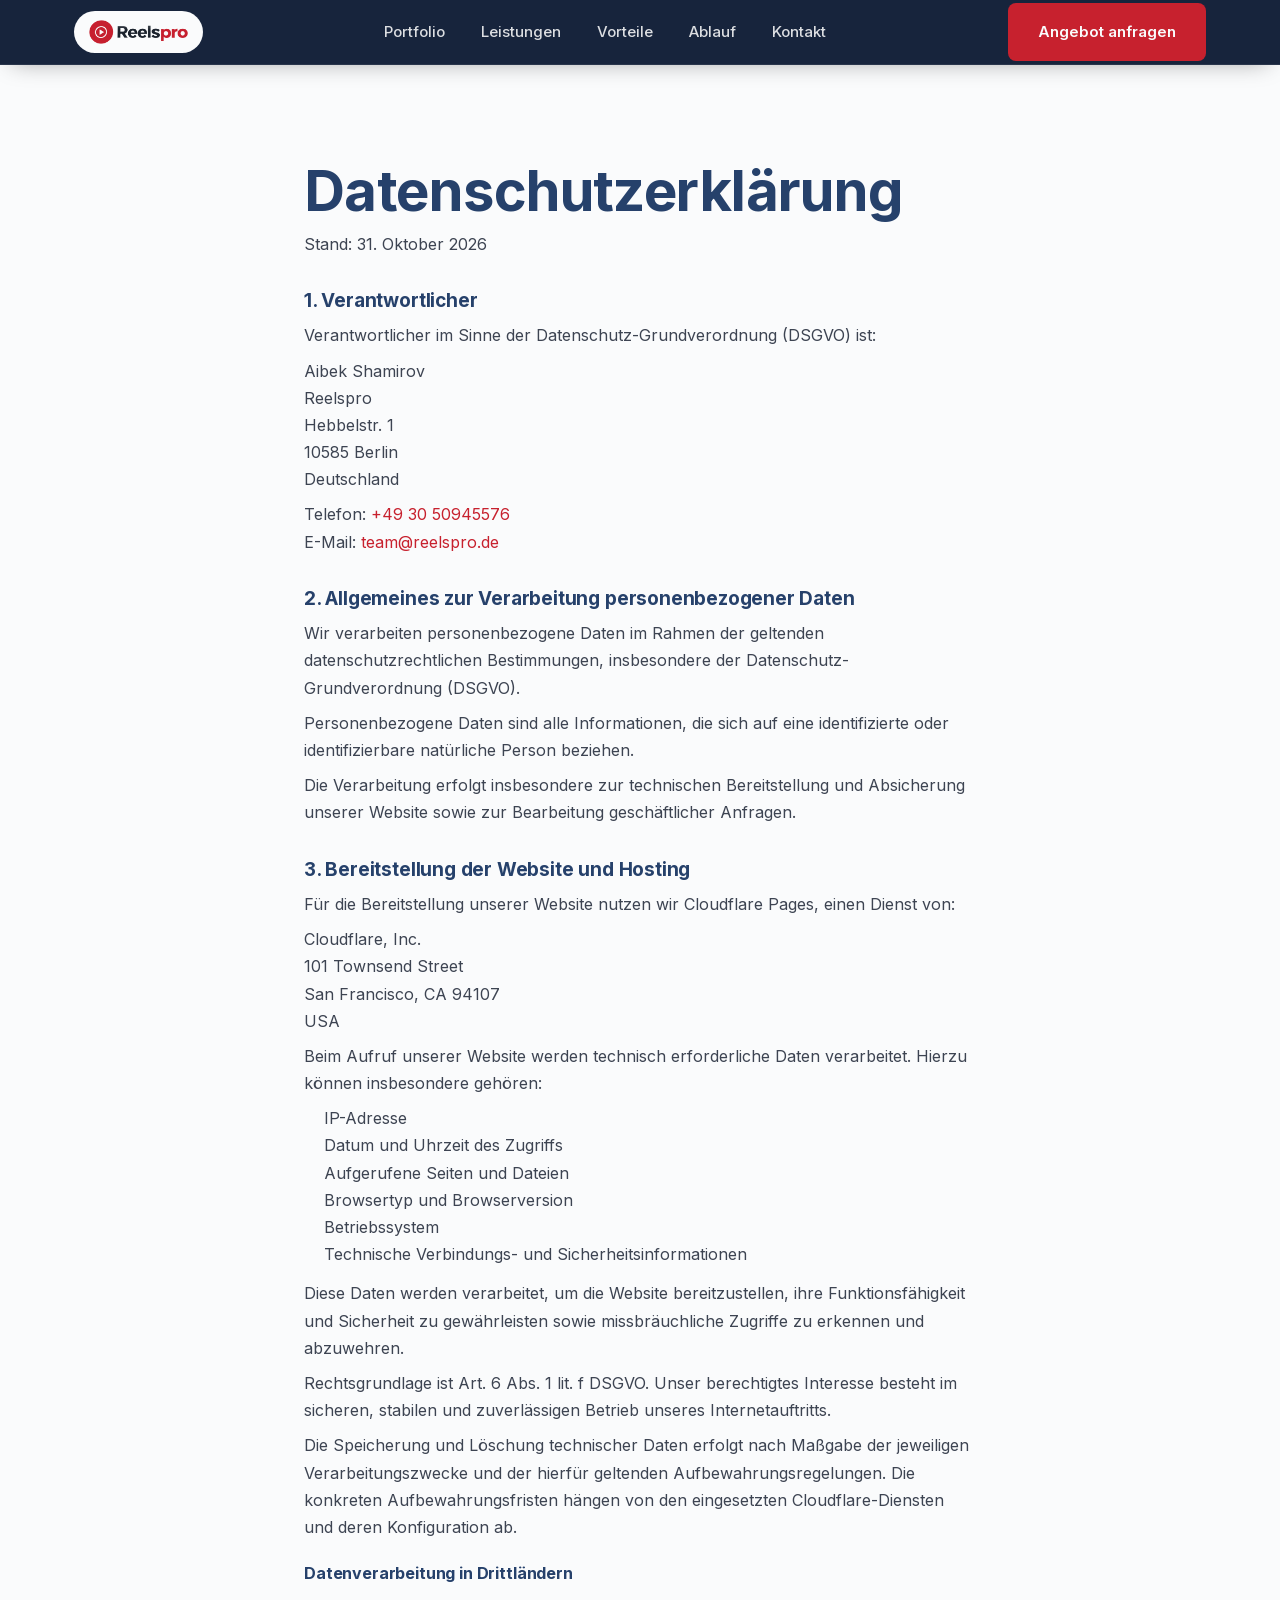
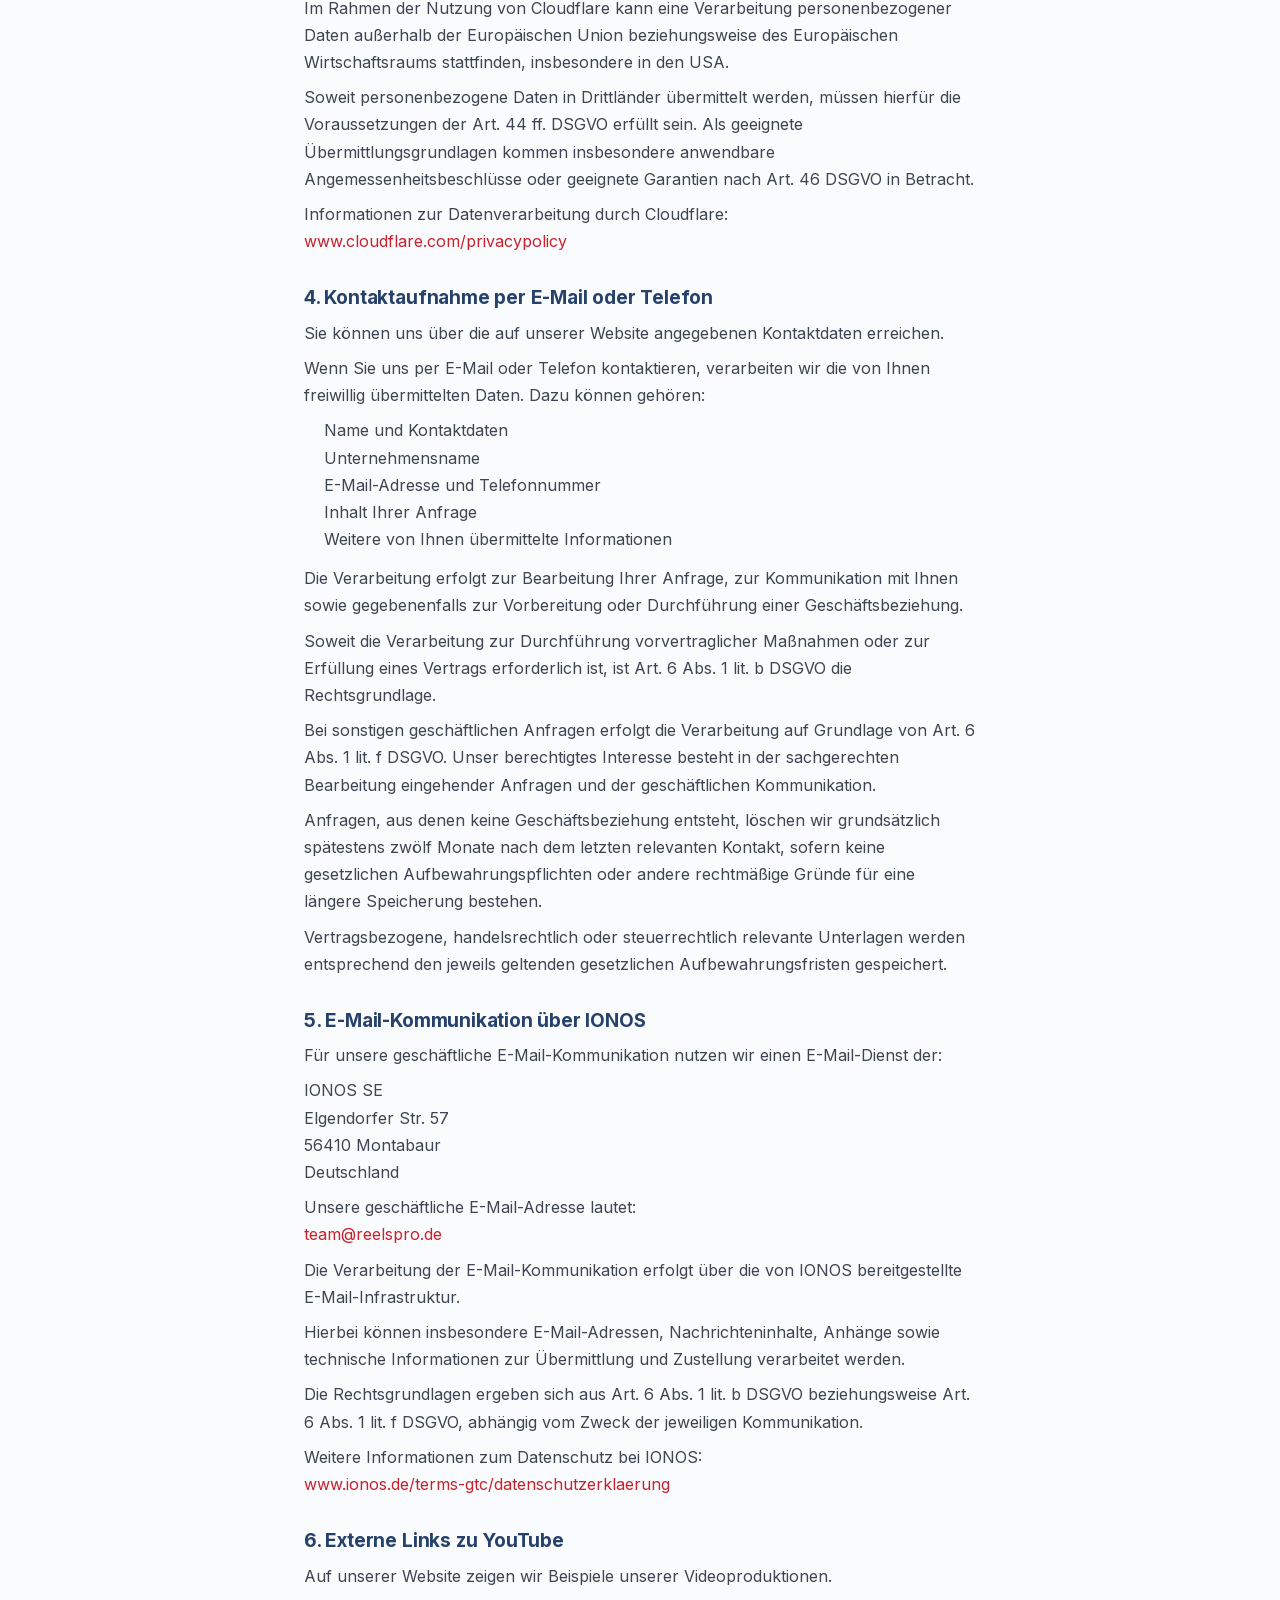
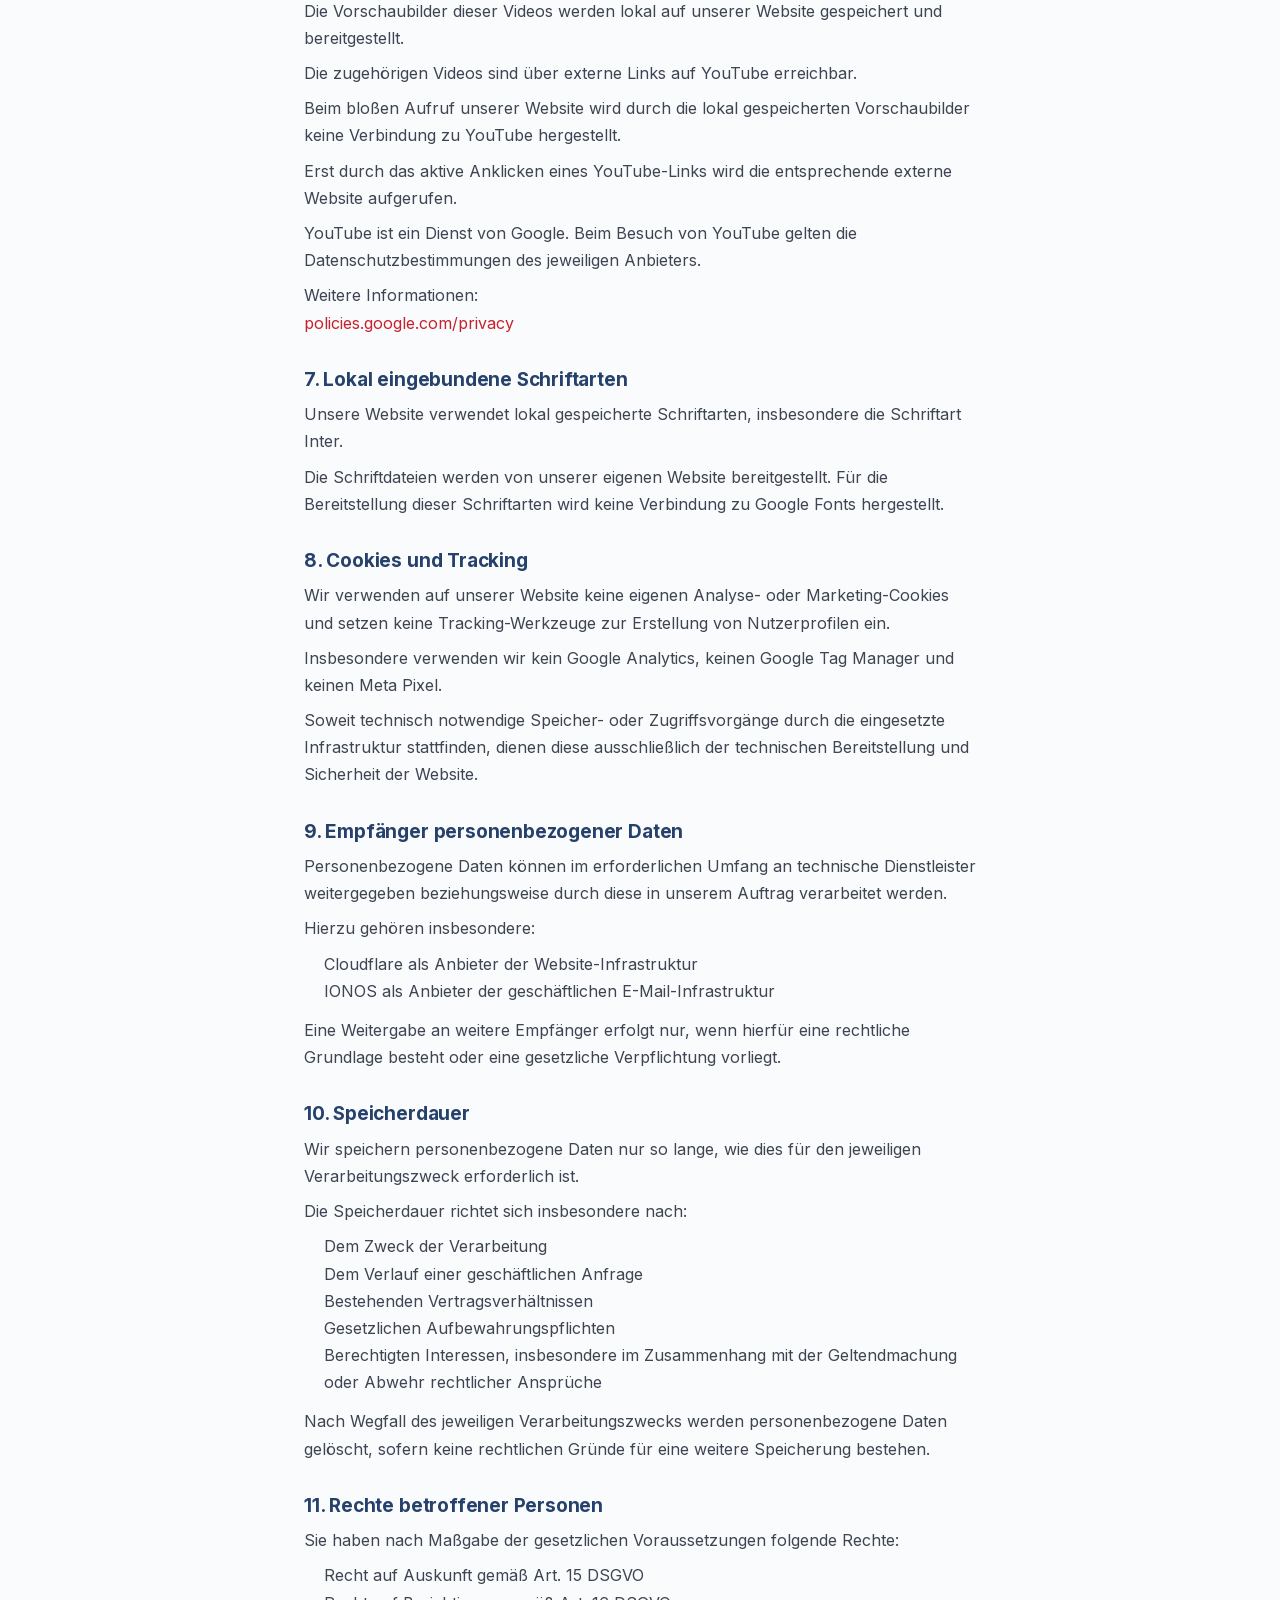
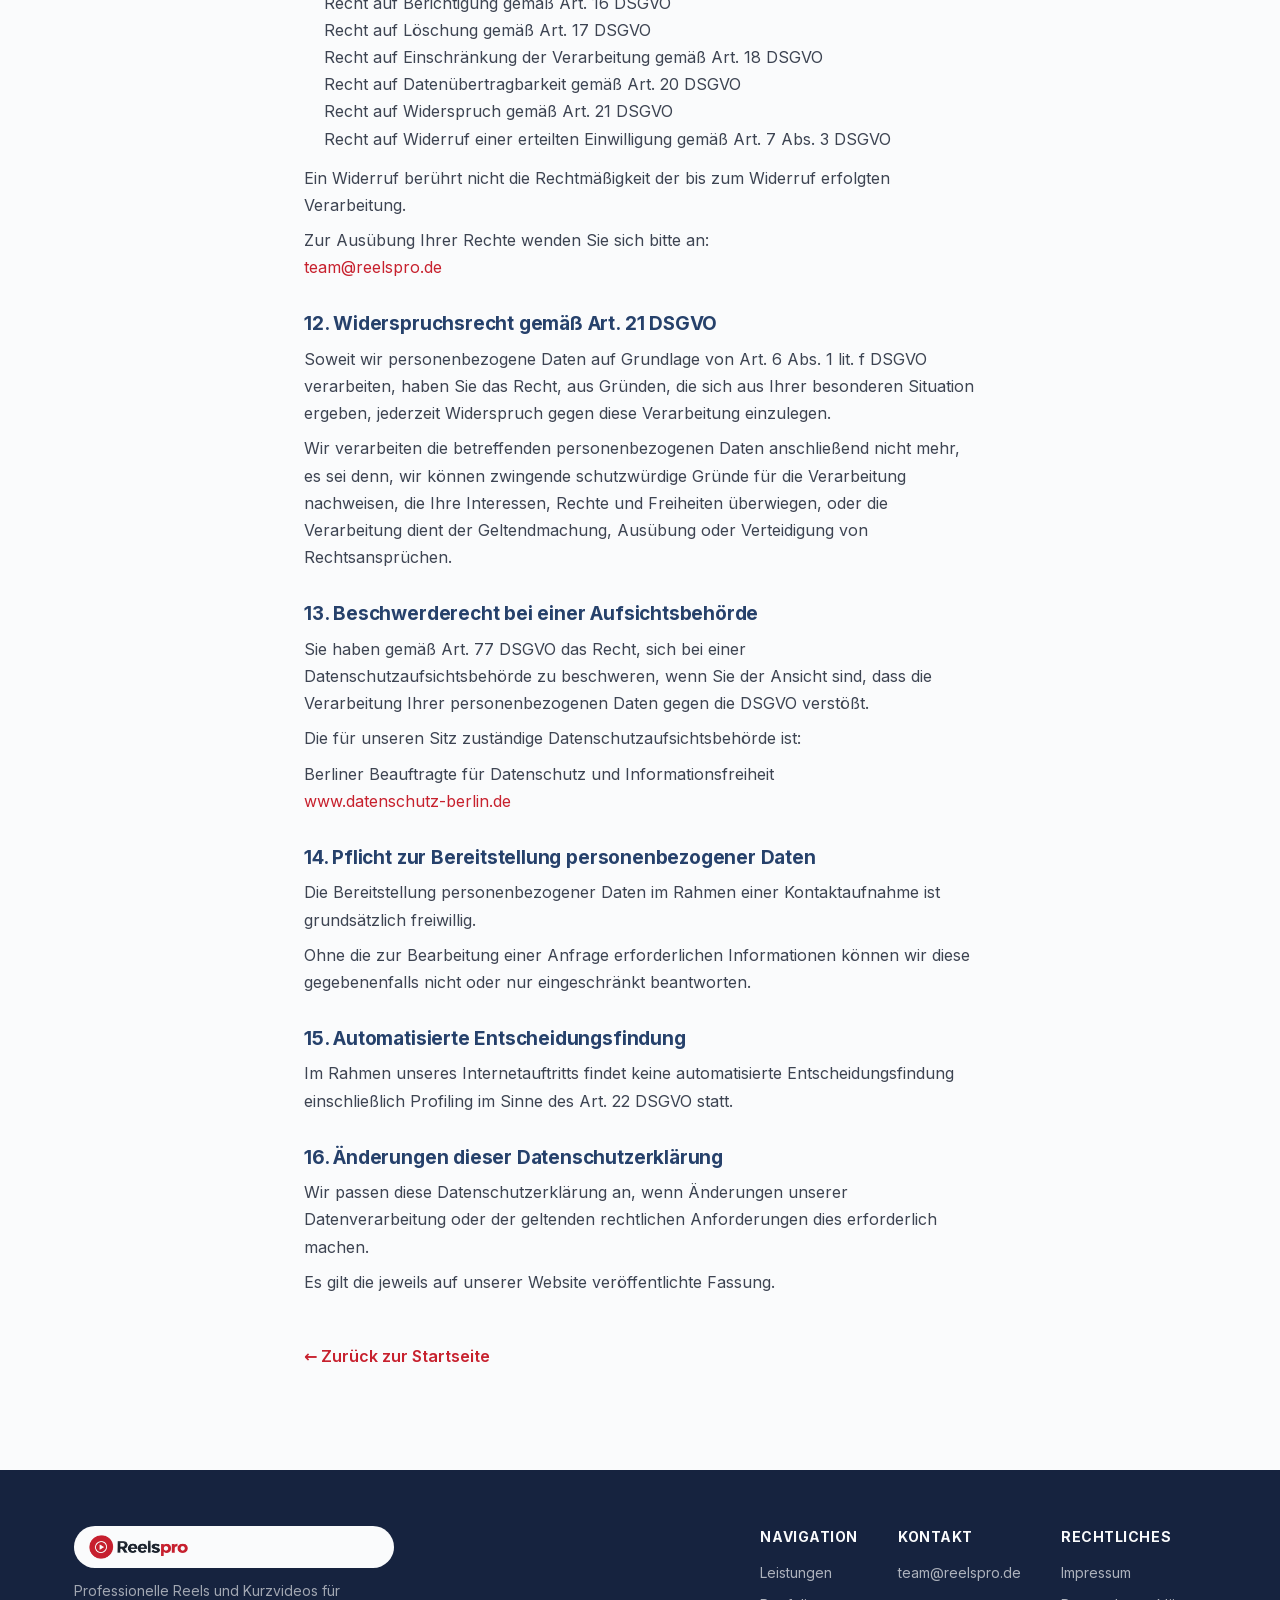
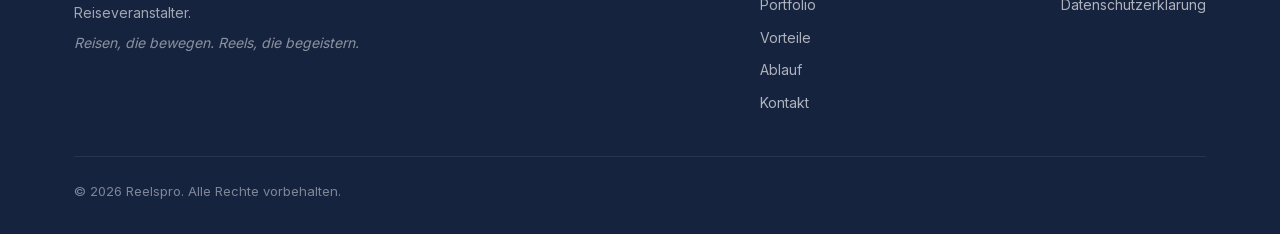
<file: datenschutz.html>
<!DOCTYPE html>
<html lang="de">
<head>
<meta charset="UTF-8">
<meta name="viewport" content="width=device-width, initial-scale=1.0">
<title>Datenschutzerklärung | Reelspro</title>
<meta name="robots" content="noindex">
<meta name="theme-color" content="#16233f">

<link rel="stylesheet" href="styles.css">
<link rel="icon" type="image/png" href="assets/favicon.png">
</head>
<body>

<header class="site-header is-scrolled">
  <div class="container">
    <a href="index.html#hero" class="logo">
      <img src="assets/logo.png" alt="Reelspro" class="logo-img">
    </a>
    <nav class="main-nav">
      <a href="index.html#portfolio">Portfolio</a>
      <a href="index.html#leistungen">Leistungen</a>
      <a href="index.html#vorteile">Vorteile</a>
      <a href="index.html#ablauf">Ablauf</a>
      <a href="index.html#kontakt">Kontakt</a>
    </nav>
    <div class="header-cta">
      <a href="index.html#kontakt" class="btn btn-primary">Angebot anfragen</a>
    </div>
  </div>
</header>

<main>
  <section class="legal">
    <div class="container">
      <h1>Datenschutzerklärung</h1>
      <p class="legal-lede">Stand: 31. Oktober 2026</p>

      <h2>1. Verantwortlicher</h2>
      <p>Verantwortlicher im Sinne der Datenschutz-Grundverordnung (DSGVO) ist:</p>
      <p>
        Aibek Shamirov<br>
        Reelspro<br>
        Hebbelstr. 1<br>
        10585 Berlin<br>
        Deutschland
      </p>
      <p>
        Telefon: <a href="tel:+493050945576">+49 30 50945576</a><br>
        E-Mail: <a href="mailto:team@reelspro.de">team@reelspro.de</a>
      </p>

      <h2>2. Allgemeines zur Verarbeitung personenbezogener Daten</h2>
      <p>Wir verarbeiten personenbezogene Daten im Rahmen der geltenden datenschutzrechtlichen Bestimmungen, insbesondere der Datenschutz-Grundverordnung (DSGVO).</p>
      <p>Personenbezogene Daten sind alle Informationen, die sich auf eine identifizierte oder identifizierbare natürliche Person beziehen.</p>
      <p>Die Verarbeitung erfolgt insbesondere zur technischen Bereitstellung und Absicherung unserer Website sowie zur Bearbeitung geschäftlicher Anfragen.</p>

      <h2>3. Bereitstellung der Website und Hosting</h2>
      <p>Für die Bereitstellung unserer Website nutzen wir Cloudflare Pages, einen Dienst von:</p>
      <p>
        Cloudflare, Inc.<br>
        101 Townsend Street<br>
        San Francisco, CA 94107<br>
        USA
      </p>
      <p>Beim Aufruf unserer Website werden technisch erforderliche Daten verarbeitet. Hierzu können insbesondere gehören:</p>
      <ul>
        <li>IP-Adresse</li>
        <li>Datum und Uhrzeit des Zugriffs</li>
        <li>Aufgerufene Seiten und Dateien</li>
        <li>Browsertyp und Browserversion</li>
        <li>Betriebssystem</li>
        <li>Technische Verbindungs- und Sicherheitsinformationen</li>
      </ul>
      <p>Diese Daten werden verarbeitet, um die Website bereitzustellen, ihre Funktionsfähigkeit und Sicherheit zu gewährleisten sowie missbräuchliche Zugriffe zu erkennen und abzuwehren.</p>
      <p>Rechtsgrundlage ist Art. 6 Abs. 1 lit. f DSGVO. Unser berechtigtes Interesse besteht im sicheren, stabilen und zuverlässigen Betrieb unseres Internetauftritts.</p>
      <p>Die Speicherung und Löschung technischer Daten erfolgt nach Maßgabe der jeweiligen Verarbeitungszwecke und der hierfür geltenden Aufbewahrungsregelungen. Die konkreten Aufbewahrungsfristen hängen von den eingesetzten Cloudflare-Diensten und deren Konfiguration ab.</p>

      <h3>Datenverarbeitung in Drittländern</h3>
      <p>Im Rahmen der Nutzung von Cloudflare kann eine Verarbeitung personenbezogener Daten außerhalb der Europäischen Union beziehungsweise des Europäischen Wirtschaftsraums stattfinden, insbesondere in den USA.</p>
      <p>Soweit personenbezogene Daten in Drittländer übermittelt werden, müssen hierfür die Voraussetzungen der Art. 44 ff. DSGVO erfüllt sein. Als geeignete Übermittlungsgrundlagen kommen insbesondere anwendbare Angemessenheitsbeschlüsse oder geeignete Garantien nach Art. 46 DSGVO in Betracht.</p>
      <p>Informationen zur Datenverarbeitung durch Cloudflare:<br>
      <a href="https://www.cloudflare.com/privacypolicy/" target="_blank" rel="noopener">www.cloudflare.com/privacypolicy</a></p>

      <h2>4. Kontaktaufnahme per E-Mail oder Telefon</h2>
      <p>Sie können uns über die auf unserer Website angegebenen Kontaktdaten erreichen.</p>
      <p>Wenn Sie uns per E-Mail oder Telefon kontaktieren, verarbeiten wir die von Ihnen freiwillig übermittelten Daten. Dazu können gehören:</p>
      <ul>
        <li>Name und Kontaktdaten</li>
        <li>Unternehmensname</li>
        <li>E-Mail-Adresse und Telefonnummer</li>
        <li>Inhalt Ihrer Anfrage</li>
        <li>Weitere von Ihnen übermittelte Informationen</li>
      </ul>
      <p>Die Verarbeitung erfolgt zur Bearbeitung Ihrer Anfrage, zur Kommunikation mit Ihnen sowie gegebenenfalls zur Vorbereitung oder Durchführung einer Geschäftsbeziehung.</p>
      <p>Soweit die Verarbeitung zur Durchführung vorvertraglicher Maßnahmen oder zur Erfüllung eines Vertrags erforderlich ist, ist Art. 6 Abs. 1 lit. b DSGVO die Rechtsgrundlage.</p>
      <p>Bei sonstigen geschäftlichen Anfragen erfolgt die Verarbeitung auf Grundlage von Art. 6 Abs. 1 lit. f DSGVO. Unser berechtigtes Interesse besteht in der sachgerechten Bearbeitung eingehender Anfragen und der geschäftlichen Kommunikation.</p>
      <p>Anfragen, aus denen keine Geschäftsbeziehung entsteht, löschen wir grundsätzlich spätestens zwölf Monate nach dem letzten relevanten Kontakt, sofern keine gesetzlichen Aufbewahrungspflichten oder andere rechtmäßige Gründe für eine längere Speicherung bestehen.</p>
      <p>Vertragsbezogene, handelsrechtlich oder steuerrechtlich relevante Unterlagen werden entsprechend den jeweils geltenden gesetzlichen Aufbewahrungsfristen gespeichert.</p>

      <h2>5. E-Mail-Kommunikation über IONOS</h2>
      <p>Für unsere geschäftliche E-Mail-Kommunikation nutzen wir einen E-Mail-Dienst der:</p>
      <p>
        IONOS SE<br>
        Elgendorfer Str. 57<br>
        56410 Montabaur<br>
        Deutschland
      </p>
      <p>Unsere geschäftliche E-Mail-Adresse lautet:<br>
      <a href="mailto:team@reelspro.de">team@reelspro.de</a></p>
      <p>Die Verarbeitung der E-Mail-Kommunikation erfolgt über die von IONOS bereitgestellte E-Mail-Infrastruktur.</p>
      <p>Hierbei können insbesondere E-Mail-Adressen, Nachrichteninhalte, Anhänge sowie technische Informationen zur Übermittlung und Zustellung verarbeitet werden.</p>
      <p>Die Rechtsgrundlagen ergeben sich aus Art. 6 Abs. 1 lit. b DSGVO beziehungsweise Art. 6 Abs. 1 lit. f DSGVO, abhängig vom Zweck der jeweiligen Kommunikation.</p>
      <p>Weitere Informationen zum Datenschutz bei IONOS:<br>
      <a href="https://www.ionos.de/terms-gtc/datenschutzerklaerung/" target="_blank" rel="noopener">www.ionos.de/terms-gtc/datenschutzerklaerung</a></p>

      <h2>6. Externe Links zu YouTube</h2>
      <p>Auf unserer Website zeigen wir Beispiele unserer Videoproduktionen.</p>
      <p>Die Vorschaubilder dieser Videos werden lokal auf unserer Website gespeichert und bereitgestellt.</p>
      <p>Die zugehörigen Videos sind über externe Links auf YouTube erreichbar.</p>
      <p>Beim bloßen Aufruf unserer Website wird durch die lokal gespeicherten Vorschaubilder keine Verbindung zu YouTube hergestellt.</p>
      <p>Erst durch das aktive Anklicken eines YouTube-Links wird die entsprechende externe Website aufgerufen.</p>
      <p>YouTube ist ein Dienst von Google. Beim Besuch von YouTube gelten die Datenschutzbestimmungen des jeweiligen Anbieters.</p>
      <p>Weitere Informationen:<br>
      <a href="https://policies.google.com/privacy" target="_blank" rel="noopener">policies.google.com/privacy</a></p>

      <h2>7. Lokal eingebundene Schriftarten</h2>
      <p>Unsere Website verwendet lokal gespeicherte Schriftarten, insbesondere die Schriftart Inter.</p>
      <p>Die Schriftdateien werden von unserer eigenen Website bereitgestellt. Für die Bereitstellung dieser Schriftarten wird keine Verbindung zu Google Fonts hergestellt.</p>

      <h2>8. Cookies und Tracking</h2>
      <p>Wir verwenden auf unserer Website keine eigenen Analyse- oder Marketing-Cookies und setzen keine Tracking-Werkzeuge zur Erstellung von Nutzerprofilen ein.</p>
      <p>Insbesondere verwenden wir kein Google Analytics, keinen Google Tag Manager und keinen Meta Pixel.</p>
      <p>Soweit technisch notwendige Speicher- oder Zugriffsvorgänge durch die eingesetzte Infrastruktur stattfinden, dienen diese ausschließlich der technischen Bereitstellung und Sicherheit der Website.</p>

      <h2>9. Empfänger personenbezogener Daten</h2>
      <p>Personenbezogene Daten können im erforderlichen Umfang an technische Dienstleister weitergegeben beziehungsweise durch diese in unserem Auftrag verarbeitet werden.</p>
      <p>Hierzu gehören insbesondere:</p>
      <ul>
        <li>Cloudflare als Anbieter der Website-Infrastruktur</li>
        <li>IONOS als Anbieter der geschäftlichen E-Mail-Infrastruktur</li>
      </ul>
      <p>Eine Weitergabe an weitere Empfänger erfolgt nur, wenn hierfür eine rechtliche Grundlage besteht oder eine gesetzliche Verpflichtung vorliegt.</p>

      <h2>10. Speicherdauer</h2>
      <p>Wir speichern personenbezogene Daten nur so lange, wie dies für den jeweiligen Verarbeitungszweck erforderlich ist.</p>
      <p>Die Speicherdauer richtet sich insbesondere nach:</p>
      <ul>
        <li>Dem Zweck der Verarbeitung</li>
        <li>Dem Verlauf einer geschäftlichen Anfrage</li>
        <li>Bestehenden Vertragsverhältnissen</li>
        <li>Gesetzlichen Aufbewahrungspflichten</li>
        <li>Berechtigten Interessen, insbesondere im Zusammenhang mit der Geltendmachung oder Abwehr rechtlicher Ansprüche</li>
      </ul>
      <p>Nach Wegfall des jeweiligen Verarbeitungszwecks werden personenbezogene Daten gelöscht, sofern keine rechtlichen Gründe für eine weitere Speicherung bestehen.</p>

      <h2>11. Rechte betroffener Personen</h2>
      <p>Sie haben nach Maßgabe der gesetzlichen Voraussetzungen folgende Rechte:</p>
      <ul>
        <li>Recht auf Auskunft gemäß Art. 15 DSGVO</li>
        <li>Recht auf Berichtigung gemäß Art. 16 DSGVO</li>
        <li>Recht auf Löschung gemäß Art. 17 DSGVO</li>
        <li>Recht auf Einschränkung der Verarbeitung gemäß Art. 18 DSGVO</li>
        <li>Recht auf Datenübertragbarkeit gemäß Art. 20 DSGVO</li>
        <li>Recht auf Widerspruch gemäß Art. 21 DSGVO</li>
        <li>Recht auf Widerruf einer erteilten Einwilligung gemäß Art. 7 Abs. 3 DSGVO</li>
      </ul>
      <p>Ein Widerruf berührt nicht die Rechtmäßigkeit der bis zum Widerruf erfolgten Verarbeitung.</p>
      <p>Zur Ausübung Ihrer Rechte wenden Sie sich bitte an:<br>
      <a href="mailto:team@reelspro.de">team@reelspro.de</a></p>

      <h2>12. Widerspruchsrecht gemäß Art. 21 DSGVO</h2>
      <p>Soweit wir personenbezogene Daten auf Grundlage von Art. 6 Abs. 1 lit. f DSGVO verarbeiten, haben Sie das Recht, aus Gründen, die sich aus Ihrer besonderen Situation ergeben, jederzeit Widerspruch gegen diese Verarbeitung einzulegen.</p>
      <p>Wir verarbeiten die betreffenden personenbezogenen Daten anschließend nicht mehr, es sei denn, wir können zwingende schutzwürdige Gründe für die Verarbeitung nachweisen, die Ihre Interessen, Rechte und Freiheiten überwiegen, oder die Verarbeitung dient der Geltendmachung, Ausübung oder Verteidigung von Rechtsansprüchen.</p>

      <h2>13. Beschwerderecht bei einer Aufsichtsbehörde</h2>
      <p>Sie haben gemäß Art. 77 DSGVO das Recht, sich bei einer Datenschutzaufsichtsbehörde zu beschweren, wenn Sie der Ansicht sind, dass die Verarbeitung Ihrer personenbezogenen Daten gegen die DSGVO verstößt.</p>
      <p>Die für unseren Sitz zuständige Datenschutzaufsichtsbehörde ist:</p>
      <p>Berliner Beauftragte für Datenschutz und Informationsfreiheit<br>
      <a href="https://www.datenschutz-berlin.de/" target="_blank" rel="noopener">www.datenschutz-berlin.de</a></p>

      <h2>14. Pflicht zur Bereitstellung personenbezogener Daten</h2>
      <p>Die Bereitstellung personenbezogener Daten im Rahmen einer Kontaktaufnahme ist grundsätzlich freiwillig.</p>
      <p>Ohne die zur Bearbeitung einer Anfrage erforderlichen Informationen können wir diese gegebenenfalls nicht oder nur eingeschränkt beantworten.</p>

      <h2>15. Automatisierte Entscheidungsfindung</h2>
      <p>Im Rahmen unseres Internetauftritts findet keine automatisierte Entscheidungsfindung einschließlich Profiling im Sinne des Art. 22 DSGVO statt.</p>

      <h2>16. Änderungen dieser Datenschutzerklärung</h2>
      <p>Wir passen diese Datenschutzerklärung an, wenn Änderungen unserer Datenverarbeitung oder der geltenden rechtlichen Anforderungen dies erforderlich machen.</p>
      <p>Es gilt die jeweils auf unserer Website veröffentlichte Fassung.</p>

      <a class="legal-back" href="index.html">← Zurück zur Startseite</a>
    </div>
  </section>
</main>

<footer class="site-footer">
  <div class="container">
    <div class="footer-top">
      <div class="footer-brand">
        <a href="index.html#hero" class="logo">
          <img src="assets/logo.png" alt="Reelspro" class="logo-img">
        </a>
        <p>Professionelle Reels und Kurzvideos für Reiseveranstalter.</p>
        <p class="claim">Reisen, die bewegen. Reels, die begeistern.</p>
      </div>

      <div class="footer-nav">
        <div class="footer-col">
          <h4>Navigation</h4>
          <a href="index.html#leistungen">Leistungen</a>
          <a href="index.html#portfolio">Portfolio</a>
          <a href="index.html#vorteile">Vorteile</a>
          <a href="index.html#ablauf">Ablauf</a>
          <a href="index.html#kontakt">Kontakt</a>
        </div>
        <div class="footer-col">
          <h4>Kontakt</h4>
          <a href="mailto:team@reelspro.de">team@reelspro.de</a>
        </div>
        <div class="footer-col">
          <h4>Rechtliches</h4>
          <a href="impressum.html">Impressum</a>
          <a href="datenschutz.html">Datenschutzerklärung</a>
        </div>
      </div>
    </div>

    <div class="footer-bottom">
      <span>© 2026 Reelspro. Alle Rechte vorbehalten.</span>
    </div>
  </div>
</footer>

</body>
</html>
</file>
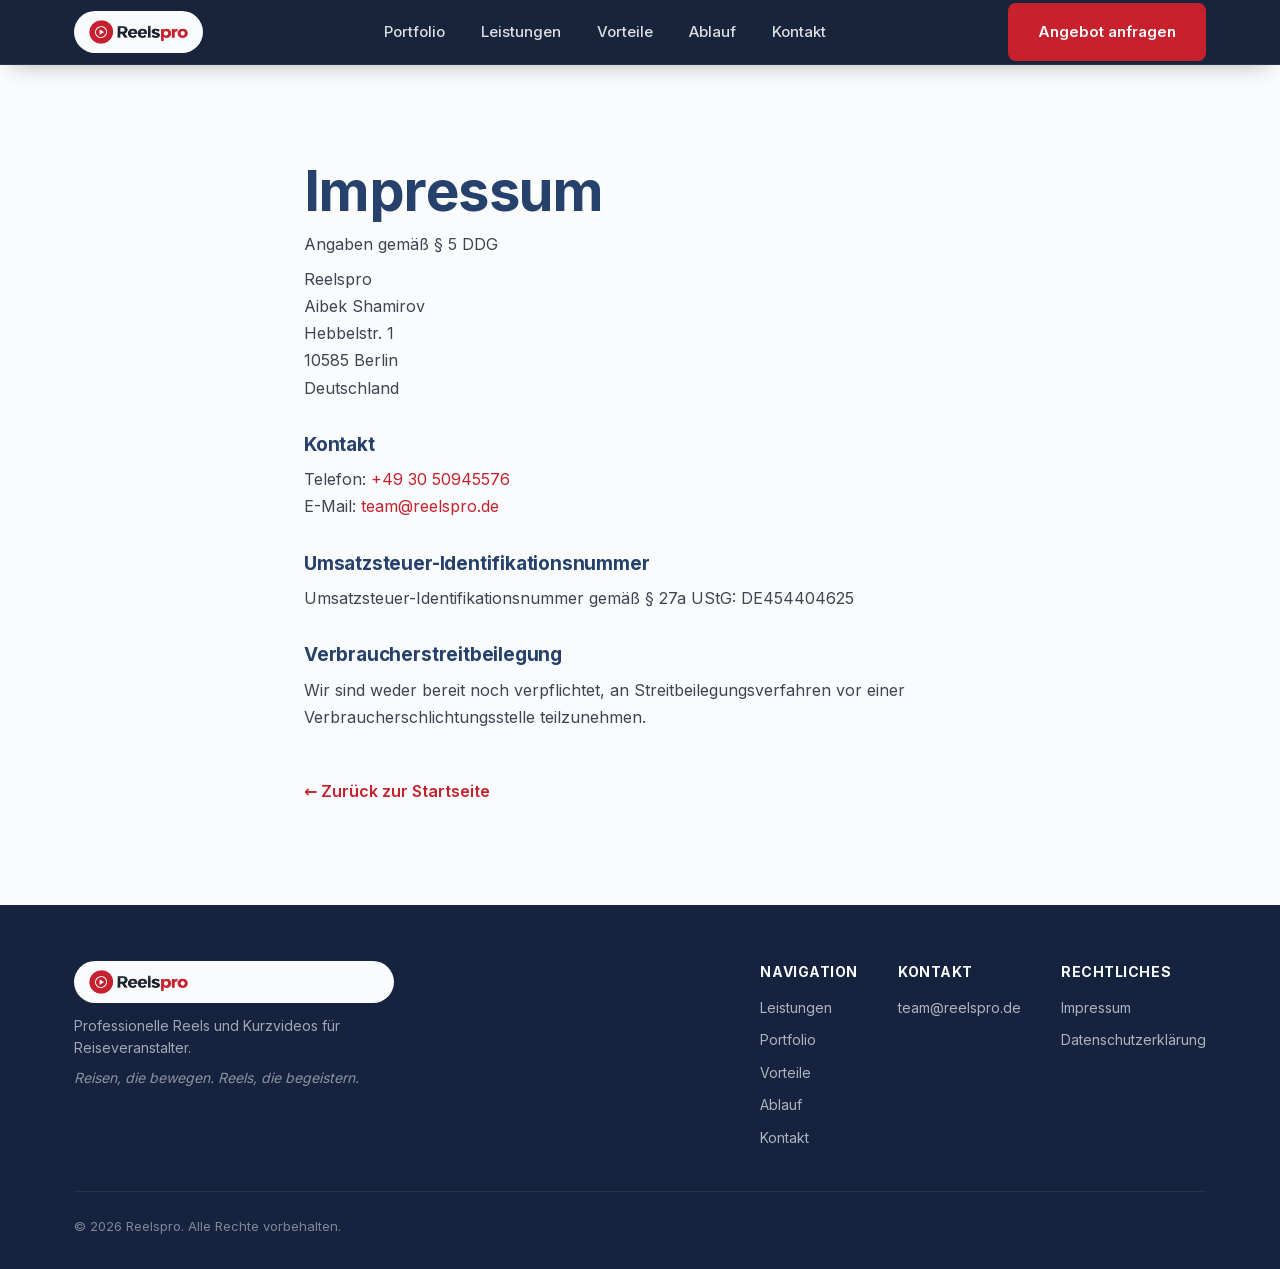
<file: impressum.html>
<!DOCTYPE html>
<html lang="de">
<head>
<meta charset="UTF-8">
<meta name="viewport" content="width=device-width, initial-scale=1.0">
<title>Impressum | Reelspro</title>
<meta name="robots" content="noindex">
<meta name="theme-color" content="#16233f">

<link rel="stylesheet" href="styles.css">
<link rel="icon" type="image/png" href="assets/favicon.png">
</head>
<body>

<header class="site-header is-scrolled">
  <div class="container">
    <a href="index.html#hero" class="logo">
      <img src="assets/logo.png" alt="Reelspro" class="logo-img">
    </a>
    <nav class="main-nav">
      <a href="index.html#portfolio">Portfolio</a>
      <a href="index.html#leistungen">Leistungen</a>
      <a href="index.html#vorteile">Vorteile</a>
      <a href="index.html#ablauf">Ablauf</a>
      <a href="index.html#kontakt">Kontakt</a>
    </nav>
    <div class="header-cta">
      <a href="index.html#kontakt" class="btn btn-primary">Angebot anfragen</a>
    </div>
  </div>
</header>

<main>
  <section class="legal">
    <div class="container">
      <h1>Impressum</h1>
      <p class="legal-lede">Angaben gemäß § 5 DDG</p>

      <p>
        Reelspro<br>
        Aibek Shamirov<br>
        Hebbelstr. 1<br>
        10585 Berlin<br>
        Deutschland
      </p>

      <h2>Kontakt</h2>
      <p>
        Telefon: <a href="tel:+493050945576">+49 30 50945576</a><br>
        E-Mail: <a href="mailto:team@reelspro.de">team@reelspro.de</a>
      </p>

      <h2>Umsatzsteuer-Identifikationsnummer</h2>
      <p>Umsatzsteuer-Identifikationsnummer gemäß § 27a UStG: DE454404625</p>

      <h2>Verbraucherstreitbeilegung</h2>
      <p>Wir sind weder bereit noch verpflichtet, an Streitbeilegungsverfahren vor einer Verbraucherschlichtungsstelle teilzunehmen.</p>

      <a class="legal-back" href="index.html">← Zurück zur Startseite</a>
    </div>
  </section>
</main>

<footer class="site-footer">
  <div class="container">
    <div class="footer-top">
      <div class="footer-brand">
        <a href="index.html#hero" class="logo">
          <img src="assets/logo.png" alt="Reelspro" class="logo-img">
        </a>
        <p>Professionelle Reels und Kurzvideos für Reiseveranstalter.</p>
        <p class="claim">Reisen, die bewegen. Reels, die begeistern.</p>
      </div>

      <div class="footer-nav">
        <div class="footer-col">
          <h4>Navigation</h4>
          <a href="index.html#leistungen">Leistungen</a>
          <a href="index.html#portfolio">Portfolio</a>
          <a href="index.html#vorteile">Vorteile</a>
          <a href="index.html#ablauf">Ablauf</a>
          <a href="index.html#kontakt">Kontakt</a>
        </div>
        <div class="footer-col">
          <h4>Kontakt</h4>
          <a href="mailto:team@reelspro.de">team@reelspro.de</a>
        </div>
        <div class="footer-col">
          <h4>Rechtliches</h4>
          <a href="impressum.html">Impressum</a>
          <a href="datenschutz.html">Datenschutzerklärung</a>
        </div>
      </div>
    </div>

    <div class="footer-bottom">
      <span>© 2026 Reelspro. Alle Rechte vorbehalten.</span>
    </div>
  </div>
</footer>

</body>
</html>
</file>
<file: styles.css>
/* =========================================================
   Reelspro — One-Page Website
   ========================================================= */

/* Inter (lokal gehostet, Variable Font, deckt Gewichte 400-800 ab) */
@font-face {
  font-family: "Inter";
  font-style: normal;
  font-weight: 400;
  font-display: swap;
  src: url("assets/fonts/inter-latin.woff2") format("woff2");
}
@font-face {
  font-family: "Inter";
  font-style: normal;
  font-weight: 500;
  font-display: swap;
  src: url("assets/fonts/inter-latin.woff2") format("woff2");
}
@font-face {
  font-family: "Inter";
  font-style: normal;
  font-weight: 600;
  font-display: swap;
  src: url("assets/fonts/inter-latin.woff2") format("woff2");
}
@font-face {
  font-family: "Inter";
  font-style: normal;
  font-weight: 700;
  font-display: swap;
  src: url("assets/fonts/inter-latin.woff2") format("woff2");
}
@font-face {
  font-family: "Inter";
  font-style: normal;
  font-weight: 800;
  font-display: swap;
  src: url("assets/fonts/inter-latin.woff2") format("woff2");
}

:root {
  --navy: #26416b;
  --navy-light: #335282;
  --red: #c7212e;
  --red-dark: #a11924;
  --white: #fafbfc;
  --bg-light: #f3f5f8;
  --text: #3d4452;
  --text-secondary: #76808f;

  --font: "Inter", "Manrope", system-ui, -apple-system, sans-serif;

  --max-width: 1180px;
  --radius: 14px;
  --radius-sm: 8px;
  --shadow: 0 10px 30px -10px rgba(23, 43, 77, 0.18);
  --transition: 0.25s ease;
}

* { margin: 0; padding: 0; box-sizing: border-box; }

html { scroll-behavior: smooth; }

body {
  font-family: var(--font);
  color: var(--text);
  background: var(--white);
  line-height: 1.6;
  -webkit-font-smoothing: antialiased;
}

img, video { max-width: 100%; display: block; }

a { color: inherit; text-decoration: none; }

ul { list-style: none; }

/* Keyboard-only skip link */
.skip-link {
  position: absolute;
  top: -60px;
  left: 16px;
  z-index: 300;
  background: var(--red);
  color: var(--white);
  padding: 12px 20px;
  border-radius: var(--radius-sm);
  font-weight: 600;
  font-size: 14px;
  transition: top var(--transition);
}

.skip-link:focus {
  top: 16px;
}

/* Visible focus ring for keyboard navigation */
a:focus-visible,
button:focus-visible,
input:focus-visible,
select:focus-visible,
textarea:focus-visible {
  outline: 2px solid var(--red);
  outline-offset: 3px;
}

@media (prefers-reduced-motion: reduce) {
  html { scroll-behavior: auto; }
  *, *::before, *::after {
    animation-duration: 0.01ms !important;
    animation-iteration-count: 1 !important;
    transition-duration: 0.01ms !important;
  }
}

.container {
  max-width: var(--max-width);
  margin: 0 auto;
  padding: 0 24px;
}

section { padding: 96px 0; }

@media (max-width: 768px) {
  section { padding: 64px 0; }
}

.eyebrow {
  display: inline-block;
  font-size: 13px;
  font-weight: 700;
  letter-spacing: 0.08em;
  text-transform: uppercase;
  color: #ff6b5e;
  text-shadow: 0 1px 3px rgba(0, 0, 0, 0.7), 0 2px 12px rgba(0, 0, 0, 0.5);
  margin-bottom: 16px;
}

h1, h2, h3, h4 {
  font-weight: 700;
  letter-spacing: -0.01em;
  color: var(--navy);
}

h1 { font-size: clamp(34px, 5vw, 56px); line-height: 1.12; }
h2 { font-size: clamp(28px, 4vw, 42px); line-height: 1.18; }
h3 { font-size: 20px; }

.section-head {
  max-width: 680px;
  margin: 0 auto 56px;
  text-align: center;
}

.section-head.left { text-align: left; margin-left: 0; }

.section-head p {
  color: var(--text-secondary);
  font-size: 17px;
  margin-top: 16px;
}

.lede {
  font-size: 18px;
  color: var(--text-secondary);
  max-width: 540px;
}

/* Buttons */
.btn {
  display: inline-flex;
  align-items: center;
  justify-content: center;
  gap: 8px;
  padding: 15px 28px;
  border-radius: var(--radius-sm);
  font-weight: 600;
  font-size: 15px;
  cursor: pointer;
  border: 2px solid transparent;
  transition: transform var(--transition), background var(--transition), border-color var(--transition), color var(--transition);
  white-space: nowrap;
}
.btn:hover { transform: translateY(-2px); }

.btn-primary {
  background: var(--red);
  color: var(--white);
}
.btn-primary:hover { background: var(--red-dark); }

.btn-secondary {
  background: transparent;
  border-color: rgba(255, 255, 255, 0.35);
  color: var(--white);
}
.btn-secondary:hover { border-color: var(--white); }

.btn-outline-navy {
  background: transparent;
  border-color: var(--navy);
  color: var(--navy);
}
.btn-outline-navy:hover { background: var(--navy); color: var(--white); }

.btn-block { width: 100%; }

/* =========================================================
   Header / Navigation
   ========================================================= */

.site-header {
  position: fixed;
  top: 0;
  left: 0;
  right: 0;
  z-index: 100;
  background: rgba(23, 43, 77, 0.92);
  backdrop-filter: blur(10px);
  border-bottom: 1px solid rgba(255, 255, 255, 0.08);
  transition: height var(--transition), box-shadow var(--transition), background var(--transition);
}

.site-header.is-scrolled {
  background: rgba(16, 29, 54, 0.97);
  box-shadow: 0 8px 24px -12px rgba(0, 0, 0, 0.4);
}

.site-header .container {
  display: flex;
  align-items: center;
  justify-content: space-between;
  height: 76px;
  transition: height var(--transition);
}

.site-header.is-scrolled .container {
  height: 64px;
}

.logo {
  display: flex;
  align-items: center;
  background: var(--white);
  padding: 8px 14px;
  border-radius: 999px;
}

.logo-img {
  height: 26px;
  width: auto;
  display: block;
}

.main-nav {
  display: flex;
  align-items: center;
  gap: 36px;
}

.main-nav a {
  color: rgba(255, 255, 255, 0.85);
  font-size: 15px;
  font-weight: 500;
  transition: color var(--transition);
}
.main-nav a:hover { color: var(--white); }

.header-cta { display: flex; align-items: center; gap: 20px; }

.nav-toggle {
  display: none;
  background: none;
  border: none;
  cursor: pointer;
  padding: 8px;
  flex-direction: column;
  gap: 5px;
}
.nav-toggle span {
  display: block;
  width: 24px;
  height: 2px;
  background: var(--white);
  border-radius: 2px;
  transition: var(--transition);
}

@media (max-width: 900px) {
  .main-nav { display: none; }
  .header-cta .btn-primary { display: none; }
  .nav-toggle { display: flex; }

  .mobile-nav {
    position: fixed;
    top: 76px;
    left: 0;
    right: 0;
    background: var(--navy);
    display: flex;
    flex-direction: column;
    padding: 12px 24px 24px;
    gap: 4px;
    transform: translateY(-110%);
    opacity: 0;
    transition: transform var(--transition), opacity var(--transition);
    border-bottom: 1px solid rgba(255,255,255,0.08);
  }
  .mobile-nav.open { transform: translateY(0); opacity: 1; }
  .mobile-nav a {
    color: rgba(255,255,255,0.9);
    padding: 14px 4px;
    font-weight: 500;
    border-bottom: 1px solid rgba(255,255,255,0.06);
  }
  .mobile-nav .btn { margin-top: 12px; }
}

@media (min-width: 901px) {
  .mobile-nav { display: none; }
}

/* =========================================================
   Hero
   ========================================================= */

.hero {
  background:
    linear-gradient(100deg, rgba(38, 65, 107, 0.94) 0%, rgba(22, 35, 63, 0.75) 55%, rgba(22, 35, 63, 0.55) 100%),
    url("assets/hero-background.jpg");
  background-size: cover;
  background-position: center 65%;
  color: var(--white);
  padding: 170px 0 96px;
  overflow: hidden;
}

.hero .container {
  display: grid;
  grid-template-columns: 1.05fr 0.95fr;
  gap: 56px;
  align-items: center;
}

@media (max-width: 960px) {
  .hero .container { grid-template-columns: 1fr; }
  .hero { padding: 140px 0 64px; }
}

.hero-copy h1 { color: var(--white); margin-bottom: 20px; }

.hero-copy .lede {
  color: rgba(255, 255, 255, 0.8);
  font-size: 18px;
  margin-bottom: 10px;
}

.hero-highlight {
  font-weight: 600;
  color: var(--white);
  margin: 18px 0 32px;
  font-size: 16px;
}

.hero-actions {
  display: flex;
  flex-wrap: wrap;
  gap: 16px;
  margin-bottom: 28px;
}

.hero-claim {
  font-style: italic;
  color: rgba(255, 255, 255, 0.65);
  font-size: 15px;
}

/* Hero video mock */
.hero-visual {
  position: relative;
  display: flex;
  align-items: center;
  justify-content: center;
  min-height: 420px;
}

.video-card {
  position: relative;
  border-radius: var(--radius);
  overflow: hidden;
  background: #13203a;
  border: 1px solid rgba(255, 255, 255, 0.12);
  box-shadow: 0 25px 50px -12px rgba(0, 0, 0, 0.45);
}

.video-card.vertical {
  width: 240px;
  aspect-ratio: 9 / 16;
  z-index: 2;
}

.video-card.horizontal {
  width: 230px;
  aspect-ratio: 16 / 9;
  position: absolute;
  right: -10px;
  bottom: -28px;
  z-index: 3;
  border: 3px solid var(--white);
}

@media (max-width: 420px) {
  .video-card.vertical { width: 200px; }
  .video-card.horizontal { width: 170px; right: -4px; bottom: -22px; }
}

.video-placeholder {
  width: 100%;
  height: 100%;
  display: flex;
  flex-direction: column;
  align-items: center;
  justify-content: center;
  gap: 10px;
  background: linear-gradient(160deg, #2c4268, #182944);
  color: rgba(255, 255, 255, 0.55);
  text-align: center;
  padding: 16px;
}

.video-placeholder .mockup-icon {
  width: 48px;
  height: 48px;
  border-radius: 50%;
  background: rgba(255, 255, 255, 0.08);
  display: flex;
  align-items: center;
  justify-content: center;
  color: rgba(255, 255, 255, 0.5);
  flex-shrink: 0;
}
.video-placeholder .mockup-icon svg { width: 20px; height: 20px; }

.video-placeholder > span {
  font-size: 12px;
  font-weight: 600;
  letter-spacing: 0.03em;
  text-transform: uppercase;
  color: rgba(255, 255, 255, 0.55);
}

.video-placeholder .mockup-note {
  font-size: 10px;
  font-weight: 500;
  letter-spacing: 0.02em;
  text-transform: none;
  color: rgba(255, 255, 255, 0.35);
}

/* =========================================================
   Reference bar
   ========================================================= */

.reference-bar {
  background: var(--bg-light);
  padding: 44px 0;
}

.reference-bar .container {
  display: flex;
  flex-direction: column;
  align-items: center;
  gap: 24px;
  text-align: center;
}

.reference-bar p {
  font-size: 14px;
  font-weight: 600;
  color: var(--text-secondary);
  text-transform: uppercase;
  letter-spacing: 0.04em;
}

.reference-logos {
  display: flex;
  flex-wrap: wrap;
  justify-content: center;
  gap: 48px;
  opacity: 0.75;
}

.reference-logos .ref-logo {
  font-weight: 700;
  font-size: 17px;
  color: var(--navy);
  letter-spacing: 0.01em;
}

/* =========================================================
   Portfolio
   ========================================================= */

.portfolio { background: var(--white); }

.portfolio-tabs {
  display: flex;
  justify-content: center;
  gap: 12px;
  margin-bottom: 44px;
  flex-wrap: wrap;
}

.tab-btn {
  padding: 10px 22px;
  border-radius: 999px;
  border: 2px solid #e2e8f0;
  background: var(--white);
  color: var(--text);
  font-weight: 600;
  font-size: 14px;
  cursor: pointer;
  transition: var(--transition);
}

.tab-btn.active {
  border-color: var(--red);
  background: var(--red);
  color: var(--white);
}

.portfolio-grid {
  display: grid;
  gap: 24px;
}

.portfolio-grid.vertical-grid {
  grid-template-columns: repeat(4, minmax(0, 260px));
  justify-content: center;
}

.portfolio-grid.horizontal-grid {
  grid-template-columns: repeat(2, minmax(0, 480px));
  justify-content: center;
}

@media (max-width: 960px) {
  .portfolio-grid.vertical-grid { grid-template-columns: repeat(3, minmax(0, 260px)); }
}

@media (max-width: 680px) {
  .portfolio-grid.vertical-grid { grid-template-columns: repeat(2, 1fr); }
  .portfolio-grid.horizontal-grid { grid-template-columns: 1fr; }
}

.portfolio-item {
  position: relative;
  display: flex;
  flex-direction: column;
  border-radius: var(--radius);
  overflow: hidden;
  background: var(--navy);
  box-shadow: var(--shadow);
}

.portfolio-item .thumb {
  position: relative;
  display: block;
  overflow: hidden;
  background: linear-gradient(145deg, #2c4268, #16233f);
}

.portfolio-item.item-vertical .thumb { aspect-ratio: 9 / 16; }
.portfolio-item.item-horizontal .thumb { aspect-ratio: 16 / 9; }

.portfolio-item .thumb img {
  width: 100%;
  height: 100%;
  object-fit: cover;
  display: block;
  transition: transform var(--transition);
}

.portfolio-item:hover .thumb img { transform: scale(1.05); }

.portfolio-item .play {
  position: absolute;
  top: 50%;
  left: 50%;
  transform: translate(-50%, -50%);
  width: 52px;
  height: 52px;
  border-radius: 50%;
  background: rgba(198, 40, 53, 0.92);
  display: flex;
  align-items: center;
  justify-content: center;
  color: var(--white);
  box-shadow: 0 4px 16px rgba(0, 0, 0, 0.35);
}
.portfolio-item .play svg { width: 18px; height: 18px; }

.portfolio-item .meta {
  padding: 14px 16px;
  background: var(--navy);
  color: var(--white);
}

.portfolio-item .meta .title { font-weight: 700; font-size: 14px; margin-bottom: 10px; }

.yt-link {
  display: inline-flex;
  align-items: center;
  gap: 6px;
  font-size: 13px;
  font-weight: 600;
  color: var(--white);
  background: rgba(255, 255, 255, 0.12);
  padding: 8px 14px;
  border-radius: 999px;
  transition: background var(--transition);
}

.yt-link:hover { background: var(--red); }

.portfolio-grid[hidden] { display: none; }

.portfolio-cta {
  text-align: center;
  margin-top: 56px;
}
.portfolio-cta p {
  font-size: 19px;
  font-weight: 600;
  color: var(--navy);
  margin-bottom: 20px;
}

/* =========================================================
   Problem / Solution
   ========================================================= */

.problem-solution {
  background: var(--bg-light);
}

.problem-solution .container {
  display: grid;
  grid-template-columns: 1fr 1fr;
  gap: 56px;
  align-items: start;
}

@media (max-width: 860px) {
  .problem-solution .container { grid-template-columns: 1fr; }
}

.problem-solution .lede { margin-bottom: 16px; }

.solution-box {
  background: var(--white);
  border-radius: var(--radius);
  padding: 32px;
  box-shadow: var(--shadow);
}

.solution-box h3 { margin-bottom: 12px; }
.solution-box p { margin-bottom: 14px; color: var(--text); }
.solution-box p:last-child { margin-bottom: 0; }

/* =========================================================
   Services
   ========================================================= */

.services-grid {
  display: grid;
  grid-template-columns: 1fr 1fr;
  gap: 32px;
}

@media (max-width: 860px) {
  .services-grid { grid-template-columns: 1fr; }
}

.service-card {
  background: var(--white);
  border: 1px solid #e7ebf1;
  border-radius: var(--radius);
  padding: 36px;
  box-shadow: var(--shadow);
  transition: transform var(--transition), box-shadow var(--transition);
}

.service-card:hover {
  transform: translateY(-6px);
  box-shadow: 0 20px 36px -14px rgba(23, 43, 77, 0.28);
}

.service-card .format-tag {
  display: inline-block;
  font-size: 12px;
  font-weight: 700;
  letter-spacing: 0.05em;
  text-transform: uppercase;
  color: var(--red);
  margin-bottom: 14px;
}

.service-preview {
  border-radius: var(--radius-sm);
  overflow: hidden;
  margin-bottom: 20px;
  background: linear-gradient(145deg, #2c4268, #16233f);
  display: flex;
  flex-direction: column;
  align-items: center;
  justify-content: center;
  gap: 8px;
  color: rgba(255,255,255,0.55);
}

.service-preview .mockup-icon {
  width: 40px;
  height: 40px;
  border-radius: 50%;
  background: rgba(255, 255, 255, 0.08);
  display: flex;
  align-items: center;
  justify-content: center;
  color: rgba(255, 255, 255, 0.5);
}

.service-preview .mockup-note {
  font-size: 10px;
  font-weight: 500;
  color: rgba(255, 255, 255, 0.35);
}

.service-preview.ratio-9-16 { aspect-ratio: 9/16; max-width: 160px; margin: 0 auto 20px; }
.service-preview.ratio-16-9 { aspect-ratio: 16/9; }

.service-card h3 { margin-bottom: 10px; }
.service-card > p { color: var(--text-secondary); margin-bottom: 18px; }

.service-card .tag-list-label {
  font-size: 13px;
  font-weight: 700;
  color: var(--navy);
  margin-bottom: 10px;
}

.service-card ul li {
  padding: 6px 0 6px 22px;
  position: relative;
  font-size: 14px;
  color: var(--text);
}
.service-card ul li::before {
  content: "";
  position: absolute;
  left: 0; top: 14px;
  width: 8px; height: 8px;
  background: var(--red);
  border-radius: 50%;
}

.services-note {
  margin-top: 40px;
  background: var(--bg-light);
  border-radius: var(--radius);
  padding: 28px 32px;
}
.services-note h3 { margin-bottom: 8px; }
.services-note p { color: var(--text-secondary); margin-bottom: 0; }

.services-scope {
  margin-top: 40px;
}
.services-scope h3 { margin-bottom: 18px; }
.services-scope ul {
  display: grid;
  grid-template-columns: repeat(2, 1fr);
  gap: 10px 32px;
}
@media (max-width: 640px) {
  .services-scope ul { grid-template-columns: 1fr; }
}
.services-scope li {
  padding-left: 22px;
  position: relative;
  color: var(--text);
  font-size: 15px;
}
.services-scope li::before {
  content: "";
  position: absolute;
  left: 0; top: 9px;
  width: 8px; height: 8px;
  background: var(--navy);
  border-radius: 50%;
}

/* =========================================================
   Benefits
   ========================================================= */

.benefits { background: var(--bg-light); }

.benefits-grid {
  display: grid;
  grid-template-columns: repeat(4, 1fr);
  gap: 24px;
}

@media (max-width: 960px) {
  .benefits-grid { grid-template-columns: repeat(2, 1fr); }
}
@media (max-width: 560px) {
  .benefits-grid { grid-template-columns: 1fr; }
}

.benefit-card {
  background: var(--white);
  border-radius: var(--radius);
  padding: 28px;
  box-shadow: var(--shadow);
  transition: transform var(--transition), box-shadow var(--transition);
}

.benefit-card:hover {
  transform: translateY(-6px);
  box-shadow: 0 20px 36px -14px rgba(23, 43, 77, 0.28);
}

.benefit-card .icon {
  width: 44px;
  height: 44px;
  border-radius: 10px;
  background: rgba(198, 40, 53, 0.1);
  color: var(--red);
  display: flex;
  align-items: center;
  justify-content: center;
  margin-bottom: 16px;
}

.benefit-card h3 { font-size: 17px; margin-bottom: 8px; }
.benefit-card p { font-size: 14px; color: var(--text-secondary); margin: 0; }

.benefit-highlight {
  margin-top: 40px;
  background: var(--navy);
  color: var(--white);
  border-radius: var(--radius);
  padding: 36px 40px;
  text-align: center;
}
.benefit-highlight h3 { color: var(--white); font-size: 22px; margin-bottom: 10px; }
.benefit-highlight p { color: rgba(255,255,255,0.75); max-width: 600px; margin: 0 auto; }

/* =========================================================
   Process
   ========================================================= */

.process-grid {
  display: grid;
  grid-template-columns: repeat(4, 1fr);
  gap: 24px;
}

@media (max-width: 960px) {
  .process-grid { grid-template-columns: repeat(2, 1fr); }
}
@media (max-width: 560px) {
  .process-grid { grid-template-columns: 1fr; }
}

.process-step {
  position: relative;
  padding: 28px 24px;
  border: 1px solid #e7ebf1;
  border-radius: var(--radius);
  transition: transform var(--transition), border-color var(--transition);
}

.process-step:hover {
  transform: translateY(-4px);
  border-color: var(--red);
}

.process-step .num {
  font-size: 13px;
  font-weight: 800;
  color: var(--red);
  letter-spacing: 0.04em;
  margin-bottom: 14px;
}

.process-step h3 { font-size: 18px; margin-bottom: 10px; }
.process-step p { font-size: 14px; color: var(--text-secondary); margin: 0; }

.process-footer {
  text-align: center;
  margin-top: 40px;
  font-size: 18px;
  font-weight: 600;
  color: var(--navy);
}

/* =========================================================
   About
   ========================================================= */

.about { background: var(--bg-light); }

.about .container {
  max-width: 760px;
  text-align: center;
}

.about .lede { margin: 0 auto 16px; }
.about p { margin-bottom: 16px; color: var(--text); }

.about-statement {
  font-weight: 700;
  color: var(--navy);
  font-size: 19px;
  margin-top: 24px;
}

/* =========================================================
   Rechtliche Seiten (Impressum, Datenschutz)
   ========================================================= */

.legal {
  padding: 160px 0 100px;
}

.legal .container {
  max-width: 720px;
}

.legal h1 {
  color: var(--navy);
  margin-bottom: 8px;
}

.legal-lede {
  color: var(--text-secondary);
  margin-bottom: 32px;
}

.legal h2 {
  color: var(--navy);
  font-size: 19px;
  margin-top: 32px;
  margin-bottom: 10px;
}

.legal h3 {
  color: var(--navy);
  font-size: 16px;
  margin-top: 20px;
  margin-bottom: 8px;
}

.legal p {
  color: var(--text);
  margin-bottom: 8px;
  line-height: 1.7;
}

.legal ul {
  margin: 0 0 12px 20px;
  color: var(--text);
  line-height: 1.7;
}

.legal a { color: var(--red); }

.legal-back {
  display: inline-block;
  margin-top: 40px;
  font-weight: 600;
  color: var(--navy);
}

.about-person {
  display: flex;
  align-items: center;
  gap: 24px;
  margin-top: 40px;
  padding: 28px;
  background: var(--white);
  border-radius: 16px;
  text-align: left;
  box-shadow: 0 4px 20px rgba(0, 0, 0, 0.06);
}

.about-person-photo {
  flex-shrink: 0;
  width: 88px;
  height: 88px;
  border-radius: 50%;
  background: var(--navy);
  display: flex;
  align-items: center;
  justify-content: center;
  overflow: hidden;
}

.about-person-photo img {
  width: 100%;
  height: 100%;
  object-fit: cover;
}

.about-person-initials {
  color: var(--white);
  font-weight: 700;
  font-size: 26px;
}

.about-person-text p { margin-bottom: 6px; }
.about-person-text p:last-child { margin-bottom: 0; color: var(--text); }

.about-person-name {
  font-weight: 700;
  color: var(--navy);
  font-size: 17px;
}

.about-person-role {
  color: var(--red);
  font-weight: 600;
  font-size: 14px;
  text-transform: uppercase;
  letter-spacing: 0.03em;
}

@media (max-width: 600px) {
  .about-person {
    flex-direction: column;
    text-align: center;
  }
}

.contact-copy .about-person {
  margin-top: 28px;
}

.contact-copy .about-person-text p,
.contact-copy .about-person-name,
.contact-copy .about-person-role {
  color: var(--text);
}

.contact-copy .about-person-name { color: var(--navy); }
.contact-copy .about-person-role { color: var(--red); }

.about-person-email {
  margin-top: 4px;
  font-size: 14px;
}

.about-person-email a {
  color: var(--navy);
  text-decoration: underline;
  text-decoration-color: rgba(38, 65, 107, 0.3);
}

.contact-copy .about-person-email a { color: var(--navy); }

/* =========================================================
   FAQ
   ========================================================= */

.faq-list {
  max-width: 760px;
  margin: 0 auto;
  display: flex;
  flex-direction: column;
  gap: 12px;
}

.faq-item {
  border: 1px solid #e7ebf1;
  border-radius: var(--radius-sm);
  overflow: hidden;
}

.faq-question {
  width: 100%;
  background: var(--white);
  border: none;
  text-align: left;
  padding: 20px 24px;
  font-weight: 600;
  font-size: 16px;
  color: var(--navy);
  cursor: pointer;
  display: flex;
  justify-content: space-between;
  align-items: center;
  gap: 16px;
}

.faq-question .icon {
  flex-shrink: 0;
  width: 20px;
  height: 20px;
  position: relative;
}
.faq-question .icon::before,
.faq-question .icon::after {
  content: "";
  position: absolute;
  background: var(--red);
  transition: transform var(--transition);
}
.faq-question .icon::before { width: 100%; height: 2px; top: 9px; left: 0; }
.faq-question .icon::after { width: 2px; height: 100%; top: 0; left: 9px; }

.faq-item.open .faq-question .icon::after { transform: scaleY(0); }

.faq-answer {
  max-height: 0;
  overflow: hidden;
  transition: max-height var(--transition);
  background: var(--white);
}

.faq-answer p {
  padding: 0 24px 20px;
  color: var(--text-secondary);
  font-size: 15px;
}

/* =========================================================
   Contact
   ========================================================= */

.contact {
  background: linear-gradient(160deg, var(--navy) 0%, #16233f 100%);
  color: var(--white);
}

.contact .container {
  display: grid;
  grid-template-columns: 1fr 1.1fr;
  gap: 56px;
  align-items: start;
}

@media (max-width: 900px) {
  .contact .container { grid-template-columns: 1fr; }
}

.contact-copy h2 { color: var(--white); margin-bottom: 18px; }
.contact-copy p { color: rgba(255, 255, 255, 0.78); margin-bottom: 14px; }

.contact-form-wrap {
  background: var(--white);
  border-radius: var(--radius);
  padding: 36px;
  box-shadow: var(--shadow);
  color: var(--text);
}

.contact-details h3 {
  color: var(--navy);
  font-size: 19px;
  margin-bottom: 20px;
}

.contact-detail {
  display: flex;
  flex-direction: column;
  gap: 4px;
  padding: 16px 0;
  border-bottom: 1px solid #e2e8f0;
}
.contact-detail:last-child { border-bottom: none; padding-bottom: 0; }

.contact-detail-label {
  font-size: 13px;
  font-weight: 600;
  text-transform: uppercase;
  letter-spacing: 0.04em;
  color: var(--text-secondary);
}

.contact-detail a {
  font-size: 18px;
  font-weight: 600;
  color: var(--navy);
}
.contact-detail a:hover { color: var(--red); }

.contact-detail-pending {
  font-size: 16px;
  color: var(--text-secondary);
  font-style: italic;
}

/* =========================================================
   Footer
   ========================================================= */

.site-footer {
  background: #16233f;
  color: rgba(255, 255, 255, 0.7);
  padding: 56px 0 32px;
}

.footer-top {
  display: flex;
  flex-wrap: wrap;
  justify-content: space-between;
  gap: 32px;
  padding-bottom: 32px;
  border-bottom: 1px solid rgba(255, 255, 255, 0.08);
}

.footer-brand .logo { margin-bottom: 12px; }
.footer-brand p { font-size: 14px; max-width: 320px; color: rgba(255,255,255,0.6); }
.footer-brand .claim { font-style: italic; margin-top: 8px; color: rgba(255,255,255,0.5); }

.footer-nav {
  display: flex;
  flex-wrap: wrap;
  gap: 40px;
}

.footer-col h4 {
  color: var(--white);
  font-size: 14px;
  margin-bottom: 14px;
  text-transform: uppercase;
  letter-spacing: 0.04em;
}

.footer-col a, .footer-col span {
  display: block;
  font-size: 14px;
  color: rgba(255, 255, 255, 0.65);
  margin-bottom: 10px;
}
.footer-col a:hover { color: var(--white); }

.footer-bottom {
  display: flex;
  flex-wrap: wrap;
  justify-content: space-between;
  gap: 12px;
  padding-top: 24px;
  font-size: 13px;
  color: rgba(255, 255, 255, 0.45);
}

/* Scroll margin for anchor nav under fixed header */
section[id] { scroll-margin-top: 90px; }

/* =========================================================
   Scroll-reveal animations
   ========================================================= */

.reveal {
  opacity: 0;
  transform: translateY(28px);
  transition: opacity 0.7s ease, transform 0.7s ease;
}

.reveal.is-visible {
  opacity: 1;
  transform: translateY(0);
}

.reveal-stagger > * {
  opacity: 0;
  transform: translateY(24px);
  transition: opacity 0.6s ease, transform 0.6s ease;
}

.reveal-stagger.is-visible > * {
  opacity: 1;
  transform: translateY(0);
}

.reveal-stagger.is-visible > *:nth-child(1) { transition-delay: 0.05s; }
.reveal-stagger.is-visible > *:nth-child(2) { transition-delay: 0.12s; }
.reveal-stagger.is-visible > *:nth-child(3) { transition-delay: 0.19s; }
.reveal-stagger.is-visible > *:nth-child(4) { transition-delay: 0.26s; }
.reveal-stagger.is-visible > *:nth-child(5) { transition-delay: 0.33s; }
.reveal-stagger.is-visible > *:nth-child(6) { transition-delay: 0.4s; }
.reveal-stagger.is-visible > *:nth-child(7) { transition-delay: 0.47s; }
.reveal-stagger.is-visible > *:nth-child(8) { transition-delay: 0.54s; }

/* Keyboard-accessible video placeholders */
[data-video-placeholder] {
  cursor: pointer;
}
</file>
